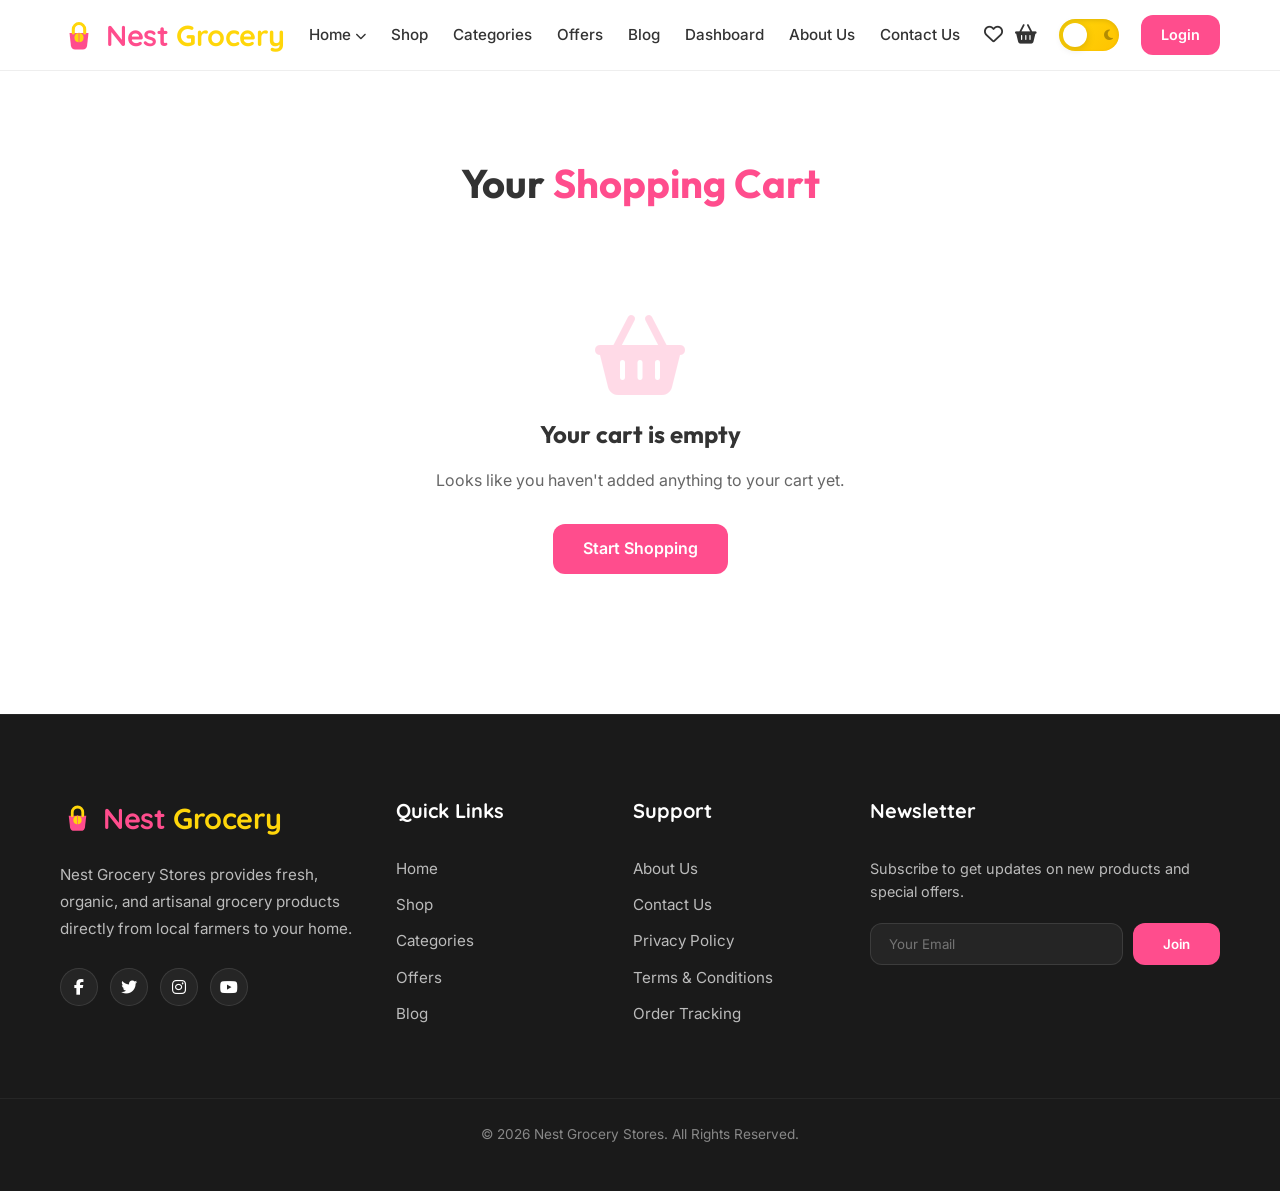
<file: cart.html>
<!DOCTYPE html>
<html lang="en">

<head>
    <meta charset="UTF-8">
    <meta name="viewport" content="width=device-width, initial-scale=1.0">
    <title>Your Cart | Nest Grocery Stores</title>
    <!-- Google Fonts -->
    <link
        href="https://fonts.googleapis.com/css2?family=Inter:wght@400;500;600;700&family=Outfit:wght@500;700;800&family=Quicksand:wght@600;700&display=swap"
        rel="stylesheet">
    <!-- Font Awesome -->
    <link rel="stylesheet" href="https://cdnjs.cloudflare.com/ajax/libs/font-awesome/6.4.0/css/all.min.css">
    <!-- Favicon -->
    <link rel="icon" type="image/svg+xml" href="img/logo-icon.svg">
    <!-- Custom CSS -->
    <link rel="stylesheet" href="css/style.css">
</head>

<body>

    <!-- Header Section -->
    <header>
        <div class="container nav-container">
            <a href="index.html" class="logo">
                <div class="logo-icon">
                    <img src="img/logo-icon.svg" alt="Nest Logo">
                </div>
                Nest<span>Grocery</span>
            </a>

            <nav>
                <ul class="nav-links">
                    <li class="dropdown">
                        <a href="index.html" class="nav-link">Home <i class="fas fa-chevron-down"
                                style="font-size: 0.7rem;"></i></a>
                        <ul class="dropdown-menu">
                            <li><a href="index.html" class="dropdown-link">Home 1</a></li>
                            <li><a href="home2.html" class="dropdown-link">Home 2</a></li>
                        </ul>
                    </li>
                    <li><a href="shop.html" class="nav-link">Shop</a></li>
                    <li><a href="categories.html" class="nav-link">Categories</a></li>
                    <li><a href="offers.html" class="nav-link">Offers</a></li>
                    <li><a href="blog.html" class="nav-link">Blog</a></li>
                    <li><a href="dashboard.html" class="nav-link">Dashboard</a></li>
                    <li><a href="about.html" class="nav-link">About Us</a></li>
                    <li><a href="contact.html" class="nav-link">Contact Us</a></li>
                    <!-- Mobile Auth Links (visible only in hamburger drawer) -->
                    <li class="mobile-auth-links">
                        <a href="login.html" class="mobile-login">Login</a>
                        <a href="signup.html" class="mobile-signup">Sign Up</a>
                    </li>
                </ul>
            </nav>

            <div class="nav-icons">
                <a href="wishlist.html" class="icon-btn" title="Wishlist"><i class="far fa-heart"></i></a>
                <a href="cart.html" class="icon-btn active" title="Cart"><i class="fas fa-shopping-basket"></i></a>

                <div class="theme-switch-wrapper">
                    <label class="theme-switch" for="theme-switch">
                        <input type="checkbox" id="theme-switch">
                        <div class="slider">
                            <i class="fas fa-sun"></i>
                            <i class="fas fa-moon"></i>
                        </div>
                    </label>
                </div>

                <a href="login.html" class="btn btn-pink btn-sm desktop-only-login"
                    style="padding: 8px 20px; font-size: 0.9rem; margin-left: 10px;">Login</a>

                <i class="fas fa-bars mobile-toggle"></i>
            </div>
        </div>
    </header>

    <!-- Cart Section -->
    <section class="section">
        <div class="container">
            <h1 class="section-title">Your <span>Shopping Cart</span></h1>

            <div id="cart-container">
                <div class="empty-state" style="text-align: center; padding: 60px 0;">
                    <i class="fas fa-shopping-basket"
                        style="font-size: 5rem; color: var(--primary-pink); opacity: 0.2; margin-bottom: 20px; display: block;"></i>
                    <h2 style="margin-bottom: 15px;">Your cart is empty</h2>
                    <p style="color: var(--text-muted); margin-bottom: 30px;">Looks like you haven't added anything to
                        your cart yet.</p>
                    <a href="shop.html" class="btn btn-pink">Start Shopping</a>
                </div>
            </div>
        </div>
    </section>

    <!-- Footer Section -->
    <footer>
        <div class="container footer-grid">
            <div class="footer-about">
                <a href="index.html" class="logo" style="margin-bottom: 20px;">
                    <div class="logo-icon">
                        <img src="img/logo-icon.svg" alt="Nest Logo" style="height: 35px;">
                    </div>
                    Nest<span>Grocery</span>
                </a>
                <p>Nest Grocery Stores provides fresh, organic, and artisanal grocery products directly from local
                    farmers to your home.</p>
                <div class="social-icons">
                    <a href="#" class="social-icon"><i class="fab fa-facebook-f"></i></a>
                    <a href="#" class="social-icon"><i class="fab fa-twitter"></i></a>
                    <a href="#" class="social-icon"><i class="fab fa-instagram"></i></a>
                    <a href="#" class="social-icon"><i class="fab fa-youtube"></i></a>
                </div>
            </div>

            <div class="footer-links-col">
                <h4 class="footer-title">Quick Links</h4>
                <ul class="footer-links">
                    <li><a href="index.html">Home</a></li>
                    <li><a href="shop.html">Shop</a></li>
                    <li><a href="categories.html">Categories</a></li>
                    <li><a href="offers.html">Offers</a></li>
                    <li><a href="blog.html">Blog</a></li>
                </ul>
            </div>

            <div class="footer-links-col">
                <h4 class="footer-title">Support</h4>
                <ul class="footer-links">
                    <li><a href="about.html">About Us</a></li>
                    <li><a href="contact.html">Contact Us</a></li>
                    <li><a href="#">Privacy Policy</a></li>
                    <li><a href="#">Terms & Conditions</a></li>
                    <li><a href="#">Order Tracking</a></li>
                </ul>
            </div>

            <div class="footer-newsletter">
                <h4 class="footer-title">Newsletter</h4>
                <p style="font-size: 0.9rem; color: #bbbbbb; margin-bottom: 20px;">Subscribe to get updates on new
                    products and special offers.</p>
                <form class="newsletter-form">
                    <input type="email" placeholder="Your Email">
                    <button type="submit" class="btn btn-pink">Join</button>
                </form>
            </div>
        </div>
        <div class="copyright">
            <div class="container">
                <p>&copy; 2026 Nest Grocery Stores. All Rights Reserved.</p>
            </div>
        </div>
    </footer>

    <!-- Scripts -->
    <script src="js/main.js"></script>
</body>

</html>
</file>
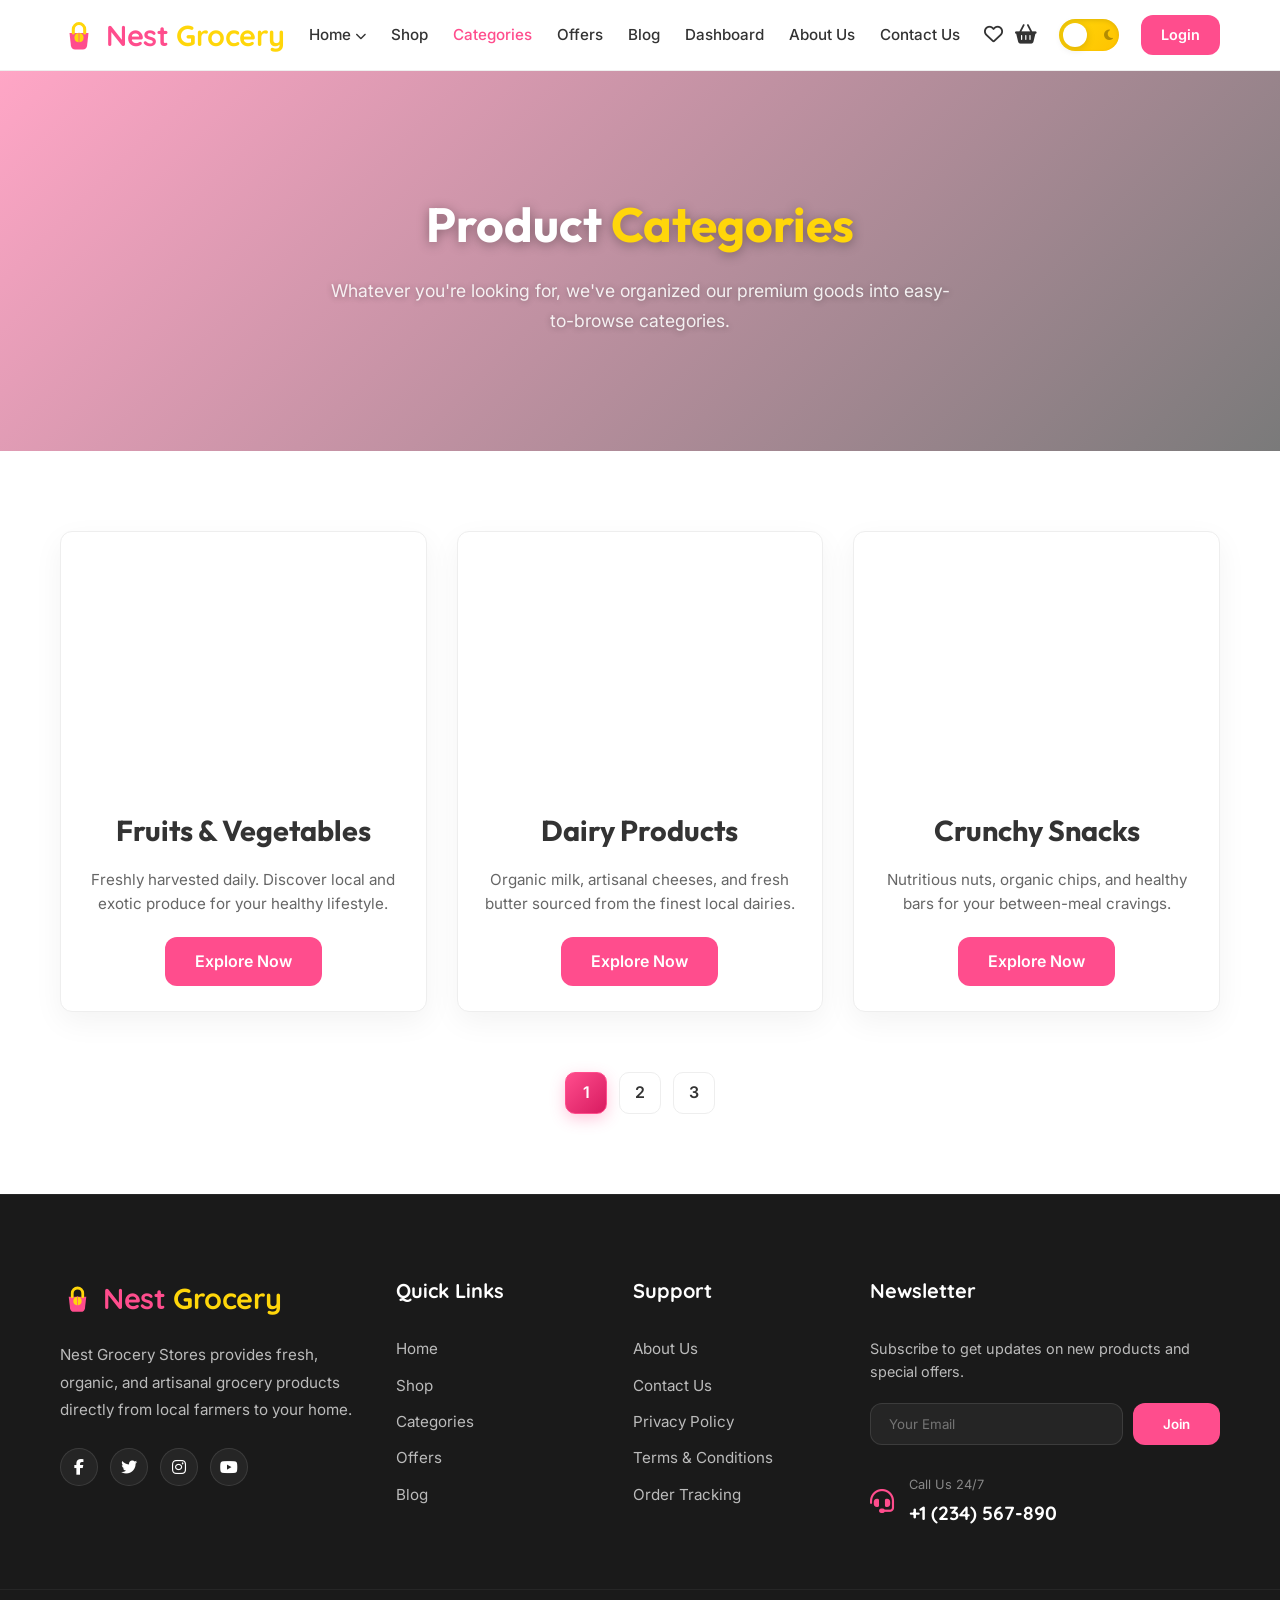
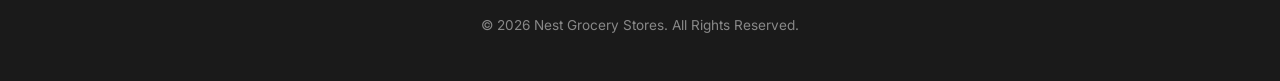
<file: categories.html>
<!DOCTYPE html>
<html lang="en">

<head>
    <meta charset="UTF-8">
    <meta name="viewport" content="width=device-width, initial-scale=1.0">
    <title>Categories | Nest Grocery Stores - Shop by Category</title>
    <!-- Google Fonts -->
    <link
        href="https://fonts.googleapis.com/css2?family=Inter:wght@400;500;600;700&family=Outfit:wght@500;700;800&family=Quicksand:wght@600;700&display=swap"
        rel="stylesheet">
    <!-- Font Awesome -->
    <link rel="stylesheet" href="https://cdnjs.cloudflare.com/ajax/libs/font-awesome/6.4.0/css/all.min.css">
    <!-- Favicon -->
    <link rel="icon" type="image/svg+xml" href="img/logo-icon.svg">
    <!-- Custom CSS -->
    <link rel="stylesheet" href="css/style.css">
</head>

<body>

    <!-- Header Section -->
    <header>
        <div class="container nav-container">
            <a href="index.html" class="logo">
                <div class="logo-icon">
                    <img src="img/logo-icon.svg" alt="Nest Logo">
                </div>
                Nest<span>Grocery</span>
            </a>

            <nav>
                <ul class="nav-links">
                    <li class="dropdown">
                        <a href="index.html" class="nav-link">Home <i class="fas fa-chevron-down"
                                style="font-size: 0.7rem;"></i></a>
                        <ul class="dropdown-menu">
                            <li><a href="index.html" class="dropdown-link">Home 1</a></li>
                            <li><a href="home2.html" class="dropdown-link">Home 2</a></li>
                        </ul>
                    </li>
                    <li><a href="shop.html" class="nav-link">Shop</a></li>
                    <li><a href="categories.html" class="nav-link active">Categories</a></li>
                    <li><a href="offers.html" class="nav-link">Offers</a></li>
                    <li><a href="blog.html" class="nav-link">Blog</a></li>
                    <li><a href="dashboard.html" class="nav-link">Dashboard</a></li>
                    <li><a href="about.html" class="nav-link">About Us</a></li>
                    <li><a href="contact.html" class="nav-link">Contact Us</a></li>
                    <!-- Mobile Auth Links (visible only in hamburger drawer) -->
                    <li class="mobile-auth-links">
                        <a href="login.html" class="mobile-login">Login</a>
                        <a href="signup.html" class="mobile-signup">Sign Up</a>
                    </li>
                </ul>
            </nav>

            <div class="nav-icons">
                <a href="wishlist.html" class="icon-btn" title="Wishlist"><i class="far fa-heart"></i></a>
                <a href="cart.html" class="icon-btn" title="Cart"><i class="fas fa-shopping-basket"></i></a>

                <div class="theme-switch-wrapper">
                    <label class="theme-switch" for="theme-switch">
                        <input type="checkbox" id="theme-switch">
                        <div class="slider">
                            <i class="fas fa-sun"></i>
                            <i class="fas fa-moon"></i>
                        </div>
                    </label>
                </div>

                <a href="login.html" class="btn btn-pink btn-sm desktop-only-login" style="margin-left: 10px;">Login</a>

                <i class="fas fa-bars mobile-toggle"></i>
            </div>
        </div>
    </header>

    <!-- Page Hero -->
    <section class="page-hero page-hero--categories">
        <div class="container">
            <h1>Product <span>Categories</span></h1>
            <p>Whatever you're looking for, we've organized our premium goods into easy-to-browse categories.</p>
        </div>
    </section>

    <!-- Categories Grid -->
    <section class="section">
        <div class="container">
            <div class="blog-grid" id="category-grid">
                <!-- Categories will be dynamically updated by JS -->
            </div>

            <!-- Pagination Container -->
            <div class="pagination-container">
                <div class="page-numbers" id="cat-pages">
                    <a href="?page=1" class="page-number active" data-page="1">1</a>
                    <a href="?page=2" class="page-number" data-page="2">2</a>
                    <a href="?page=3" class="page-number" data-page="3">3</a>
                </div>
            </div>
        </div>
    </section>

    <!-- Footer Section -->
    <footer>
        <div class="container footer-grid">
            <div class="footer-about">
                <a href="index.html" class="logo" style="margin-bottom: 20px;">
                    <div class="logo-icon">
                        <img src="img/logo-icon.svg" alt="Nest Logo" style="height: 35px;">
                    </div>
                    Nest<span>Grocery</span>
                </a>
                <p>Nest Grocery Stores provides fresh, organic, and artisanal grocery products directly from local
                    farmers to your home.</p>
                <div class="social-icons">
                    <a href="#" class="social-icon"><i class="fab fa-facebook-f"></i></a>
                    <a href="#" class="social-icon"><i class="fab fa-twitter"></i></a>
                    <a href="#" class="social-icon"><i class="fab fa-instagram"></i></a>
                    <a href="#" class="social-icon"><i class="fab fa-youtube"></i></a>
                </div>
            </div>

            <div class="footer-links-col">
                <h4 class="footer-title">Quick Links</h4>
                <ul class="footer-links">
                    <li><a href="index.html">Home</a></li>
                    <li><a href="shop.html">Shop</a></li>
                    <li><a href="categories.html">Categories</a></li>
                    <li><a href="offers.html">Offers</a></li>
                    <li><a href="blog.html">Blog</a></li>
                </ul>
            </div>

            <div class="footer-links-col">
                <h4 class="footer-title">Support</h4>
                <ul class="footer-links">
                    <li><a href="about.html">About Us</a></li>
                    <li><a href="contact.html">Contact Us</a></li>
                    <li><a href="#">Privacy Policy</a></li>
                    <li><a href="#">Terms & Conditions</a></li>
                    <li><a href="#">Order Tracking</a></li>
                </ul>
            </div>

            <div class="footer-newsletter">
                <h4 class="footer-title">Newsletter</h4>
                <p style="font-size: 0.9rem; color: #bbbbbb; margin-bottom: 20px;">Subscribe to get updates on new
                    products and special offers.</p>
                <form class="newsletter-form">
                    <input type="email" placeholder="Your Email">
                    <button type="submit" class="btn btn-pink">Join</button>
                </form>
                <div class="footer-contact-info"
                    style="margin-top: 30px; display: flex; align-items: center; gap: 15px;">
                    <div class="phone-icon" style="color: var(--primary-pink); font-size: 1.5rem;">
                        <i class="fas fa-headset"></i>
                    </div>
                    <div>
                        <p style="font-size: 0.8rem; color: #888888; margin-bottom: 2px;">Call Us 24/7</p>
                        <h4 style="font-family: 'Quicksand', sans-serif; color: #ffffff;">+1 (234) 567-890</h4>
                    </div>
                </div>
            </div>
        </div>
        <div class="copyright">
            <div class="container">
                <p>&copy; 2026 Nest Grocery Stores. All Rights Reserved.</p>
            </div>
        </div>
    </footer>

    <!-- Scripts -->
    <script src="js/main.js"></script>
</body>

</html>
</file>
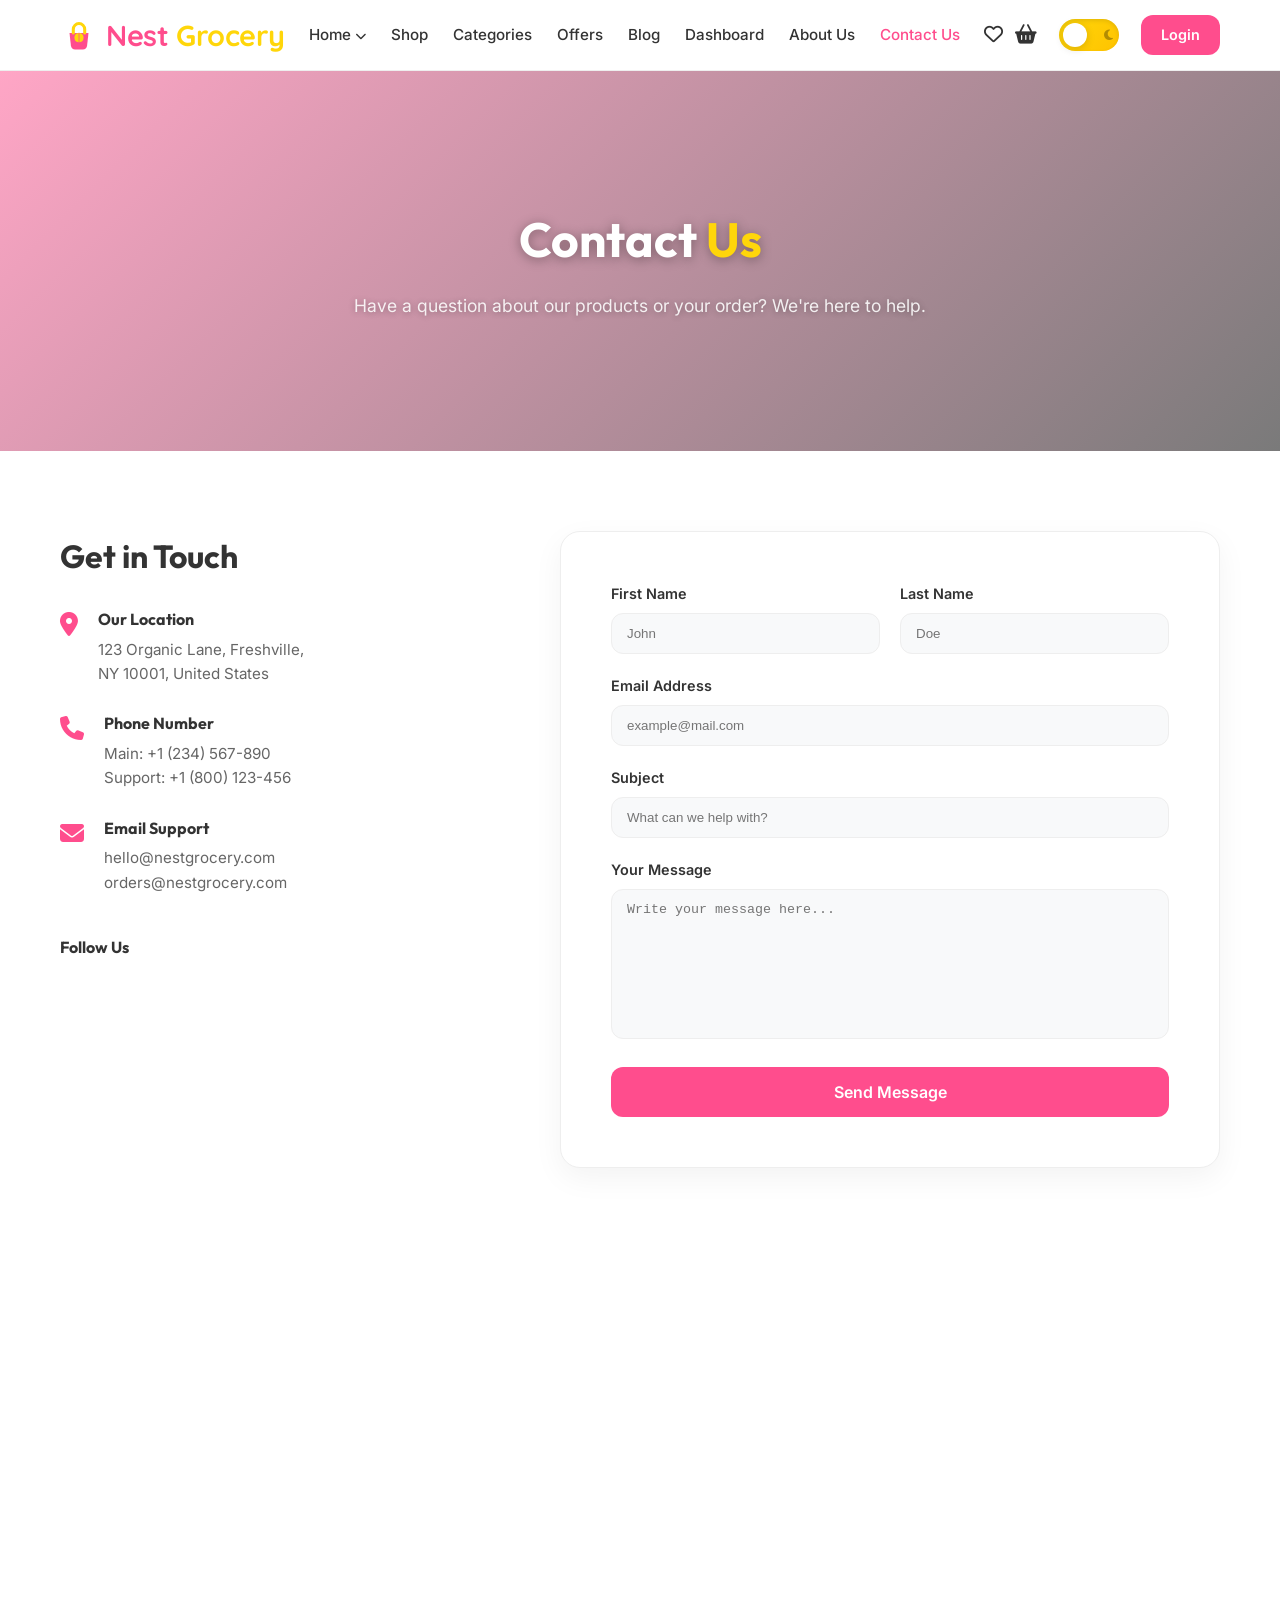
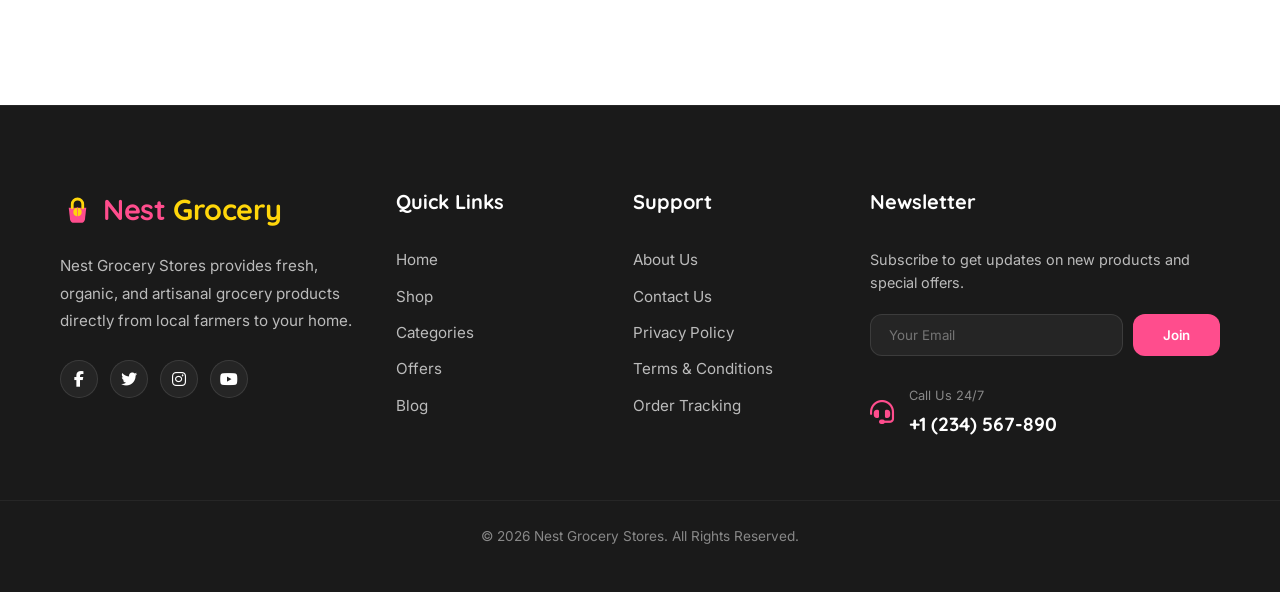
<file: contact.html>
<!DOCTYPE html>
<html lang="en">

<head>
    <meta charset="UTF-8">
    <meta name="viewport" content="width=device-width, initial-scale=1.0">
    <title>Contact Us | Nest Grocery Stores - Reach Out</title>
    <!-- Google Fonts -->
    <link
        href="https://fonts.googleapis.com/css2?family=Inter:wght@400;500;600;700&family=Outfit:wght@500;700;800&family=Quicksand:wght@600;700&display=swap"
        rel="stylesheet">
    <!-- Font Awesome -->
    <link rel="stylesheet" href="https://cdnjs.cloudflare.com/ajax/libs/font-awesome/6.4.0/css/all.min.css">
    <!-- Favicon -->
    <link rel="icon" type="image/svg+xml" href="img/logo-icon.svg">
    <!-- Custom CSS -->
    <link rel="stylesheet" href="css/style.css">
</head>

<body>

    <!-- Header Section -->
    <header>
        <div class="container nav-container">
            <a href="index.html" class="logo">
                <div class="logo-icon">
                    <img src="img/logo-icon.svg" alt="Nest Logo">
                </div>
                Nest<span>Grocery</span>
            </a>
            <nav>
                <ul class="nav-links">
                    <li class="dropdown"><a href="index.html" class="nav-link">Home <i class="fas fa-chevron-down"
                                style="font-size: 0.7rem;"></i></a>
                        <ul class="dropdown-menu">
                            <li><a href="index.html" class="dropdown-link">Home 1</a></li>
                            <li><a href="home2.html" class="dropdown-link">Home 2</a></li>
                        </ul>
                    </li>
                    <li><a href="shop.html" class="nav-link">Shop</a></li>
                    <li><a href="categories.html" class="nav-link">Categories</a></li>
                    <li><a href="offers.html" class="nav-link">Offers</a></li>
                    <li><a href="blog.html" class="nav-link">Blog</a></li>
                    <li><a href="dashboard.html" class="nav-link">Dashboard</a></li>
                    <li><a href="about.html" class="nav-link">About Us</a></li>
                    <li><a href="contact.html" class="nav-link active">Contact Us</a></li>
                    <!-- Mobile Auth Links (visible only in hamburger drawer) -->
                    <li class="mobile-auth-links">
                        <a href="login.html" class="mobile-login">Login</a>
                        <a href="signup.html" class="mobile-signup">Sign Up</a>
                    </li>
                </ul>
            </nav>
            <div class="nav-icons">
                <a href="wishlist.html" class="icon-btn" title="Wishlist"><i class="far fa-heart"></i></a>
                <a href="cart.html" class="icon-btn" title="Cart"><i class="fas fa-shopping-basket"></i></a>

                <div class="theme-switch-wrapper">
                    <label class="theme-switch" for="theme-switch">
                        <input type="checkbox" id="theme-switch">
                        <div class="slider">
                            <i class="fas fa-sun"></i>
                            <i class="fas fa-moon"></i>
                        </div>
                    </label>
                </div>

                <a href="login.html" class="btn btn-pink btn-sm desktop-only-login" style="margin-left: 10px;">Login</a>

                <i class="fas fa-bars mobile-toggle"></i>
            </div>
        </div>
    </header>

    <!-- Page Hero -->
    <section class="page-hero page-hero--contact">
        <div class="container">
            <h1>Contact <span>Us</span></h1>
            <p>Have a question about our products or your order? We're here to help.</p>
        </div>
    </section>

    <!-- Contact Main Section -->
    <section class="section">
        <div class="container">
            <div class="home2-promo-grid" style="display: grid; grid-template-columns: 1fr 1.5fr; gap: 60px;">
                <!-- Contact Info -->
                <div class="contact-info">
                    <h2 style="font-size: 2rem; margin-bottom: 25px;">Get in <span>Touch</span></h2>
                    <ul style="margin-bottom: 40px;">
                        <li style="display: flex; gap: 20px; align-items: start; margin-bottom: 25px;">
                            <i class="fas fa-map-marker-alt"
                                style="font-size: 1.5rem; color: var(--primary-pink); margin-top: 5px;"></i>
                            <div>
                                <h4 style="font-weight: 700; margin-bottom: 5px;">Our Location</h4>
                                <p style="color: var(--text-muted); font-size: 0.95rem;">123 Organic Lane, Freshville,
                                    <br>NY 10001, United States
                                </p>
                            </div>
                        </li>
                        <li style="display: flex; gap: 20px; align-items: start; margin-bottom: 25px;">
                            <i class="fas fa-phone"
                                style="font-size: 1.5rem; color: var(--primary-pink); margin-top: 5px;"></i>
                            <div>
                                <h4 style="font-weight: 700; margin-bottom: 5px;">Phone Number</h4>
                                <p style="color: var(--text-muted); font-size: 0.95rem;">Main: +1 (234) 567-890
                                    <br>Support: +1 (800) 123-456
                                </p>
                            </div>
                        </li>
                        <li style="display: flex; gap: 20px; align-items: start; margin-bottom: 25px;">
                            <i class="fas fa-envelope"
                                style="font-size: 1.5rem; color: var(--primary-pink); margin-top: 5px;"></i>
                            <div>
                                <h4 style="font-weight: 700; margin-bottom: 5px;">Email Support</h4>
                                <p style="color: var(--text-muted); font-size: 0.95rem;">hello@nestgrocery.com
                                    <br>orders@nestgrocery.com
                                </p>
                            </div>
                        </li>
                    </ul>

                    <h4 style="font-weight: 700; margin-bottom: 20px;">Follow Us</h4>
                    <div class="social-icons">
                        <a href="#" class="social-icon"><i class="fab fa-facebook-f"></i></a>
                        <a href="#" class="social-icon"><i class="fab fa-twitter"></i></a>
                        <a href="#" class="social-icon"><i class="fab fa-instagram"></i></a>
                        <a href="#" class="social-icon"><i class="fab fa-youtube"></i></a>
                    </div>
                </div>

                <!-- Contact Form -->
                <div
                    style="background-color: var(--card-bg); padding: 50px; border-radius: 20px; box-shadow: var(--shadow); border: 1px solid var(--border-color);">
                    <form id="contact-form">
                        <div style="display: grid; grid-template-columns: 1fr 1fr; gap: 20px;">
                            <div class="form-group"><label>First Name</label><input type="text" placeholder="John"
                                    required></div>
                            <div class="form-group"><label>Last Name</label><input type="text" placeholder="Doe"
                                    required></div>
                        </div>
                        <div class="form-group"><label>Email Address</label><input type="email"
                                placeholder="example@mail.com" required></div>
                        <div class="form-group"><label>Subject</label><input type="text"
                                placeholder="What can we help with?" required></div>
                        <div class="form-group"><label>Your Message</label><textarea
                                style="width: 100%; height: 150px; padding: 12px 15px; border-radius: var(--radius); border: 1px solid var(--border-color); background-color: var(--bg-soft); color: var(--text-color); resize: none;"
                                placeholder="Write your message here..." required></textarea></div>
                        <button type="submit" class="btn btn-pink"
                            style="width: 100%; padding: 15px; font-size: 1rem;">Send Message</button>
                    </form>
                </div>
            </div>
        </div>
    </section>

    <!-- Map Section -->
    <section>
        <iframe
            src="https://www.google.com/maps/embed?pb=!1m18!1m12!1m3!1d3022.1841347895!2d-73.987731284593!3d40.75804297932681!2m3!1f0!2f0!3f0!3m2!1i1024!2i768!4f13.1!3m3!1m2!1s0x89c25855c6480299%3A0x55194ec5a1ae072e!2sTimes%20Square!5e0!3m2!1sen!2sus!4v1654012345678!5m2!1sen!2sus"
            width="100%" height="450" style="border:0; filter: grayscale(1); filter: invert(var(--map-invert, 0));"
            allowfullscreen="" loading="lazy"></iframe>
    </section>

    <!-- Footer Section -->
    <footer>
        <div class="container footer-grid">
            <div class="footer-about">
                <a href="index.html" class="logo" style="margin-bottom: 20px;">
                    <div class="logo-icon">
                        <img src="img/logo-icon.svg" alt="Nest Logo" style="height: 35px;">
                    </div>
                    Nest<span>Grocery</span>
                </a>
                <p>Nest Grocery Stores provides fresh, organic, and artisanal grocery products directly from local
                    farmers to your home.</p>
                <div class="social-icons">
                    <a href="#" class="social-icon"><i class="fab fa-facebook-f"></i></a>
                    <a href="#" class="social-icon"><i class="fab fa-twitter"></i></a>
                    <a href="#" class="social-icon"><i class="fab fa-instagram"></i></a>
                    <a href="#" class="social-icon"><i class="fab fa-youtube"></i></a>
                </div>
            </div>

            <div class="footer-links-col">
                <h4 class="footer-title">Quick Links</h4>
                <ul class="footer-links">
                    <li><a href="index.html">Home</a></li>
                    <li><a href="shop.html">Shop</a></li>
                    <li><a href="categories.html">Categories</a></li>
                    <li><a href="offers.html">Offers</a></li>
                    <li><a href="blog.html">Blog</a></li>
                </ul>
            </div>

            <div class="footer-links-col">
                <h4 class="footer-title">Support</h4>
                <ul class="footer-links">
                    <li><a href="about.html">About Us</a></li>
                    <li><a href="contact.html">Contact Us</a></li>
                    <li><a href="#">Privacy Policy</a></li>
                    <li><a href="#">Terms & Conditions</a></li>
                    <li><a href="#">Order Tracking</a></li>
                </ul>
            </div>

            <div class="footer-newsletter">
                <h4 class="footer-title">Newsletter</h4>
                <p style="font-size: 0.9rem; color: #bbbbbb; margin-bottom: 20px;">Subscribe to get updates on new
                    products and special offers.</p>
                <form class="newsletter-form">
                    <input type="email" placeholder="Your Email">
                    <button type="submit" class="btn btn-pink">Join</button>
                </form>
                <div class="footer-contact-info"
                    style="margin-top: 30px; display: flex; align-items: center; gap: 15px;">
                    <div class="phone-icon" style="color: var(--primary-pink); font-size: 1.5rem;">
                        <i class="fas fa-headset"></i>
                    </div>
                    <div>
                        <p style="font-size: 0.8rem; color: #888888; margin-bottom: 2px;">Call Us 24/7</p>
                        <h4 style="font-family: 'Quicksand', sans-serif; color: #ffffff;">+1 (234) 567-890</h4>
                    </div>
                </div>
            </div>
        </div>
        <div class="copyright">
            <div class="container">
                <p>&copy; 2026 Nest Grocery Stores. All Rights Reserved.</p>
            </div>
        </div>
    </footer>

    <!-- Scripts -->
    <script src="js/main.js"></script>
</body>

</html>
</file>
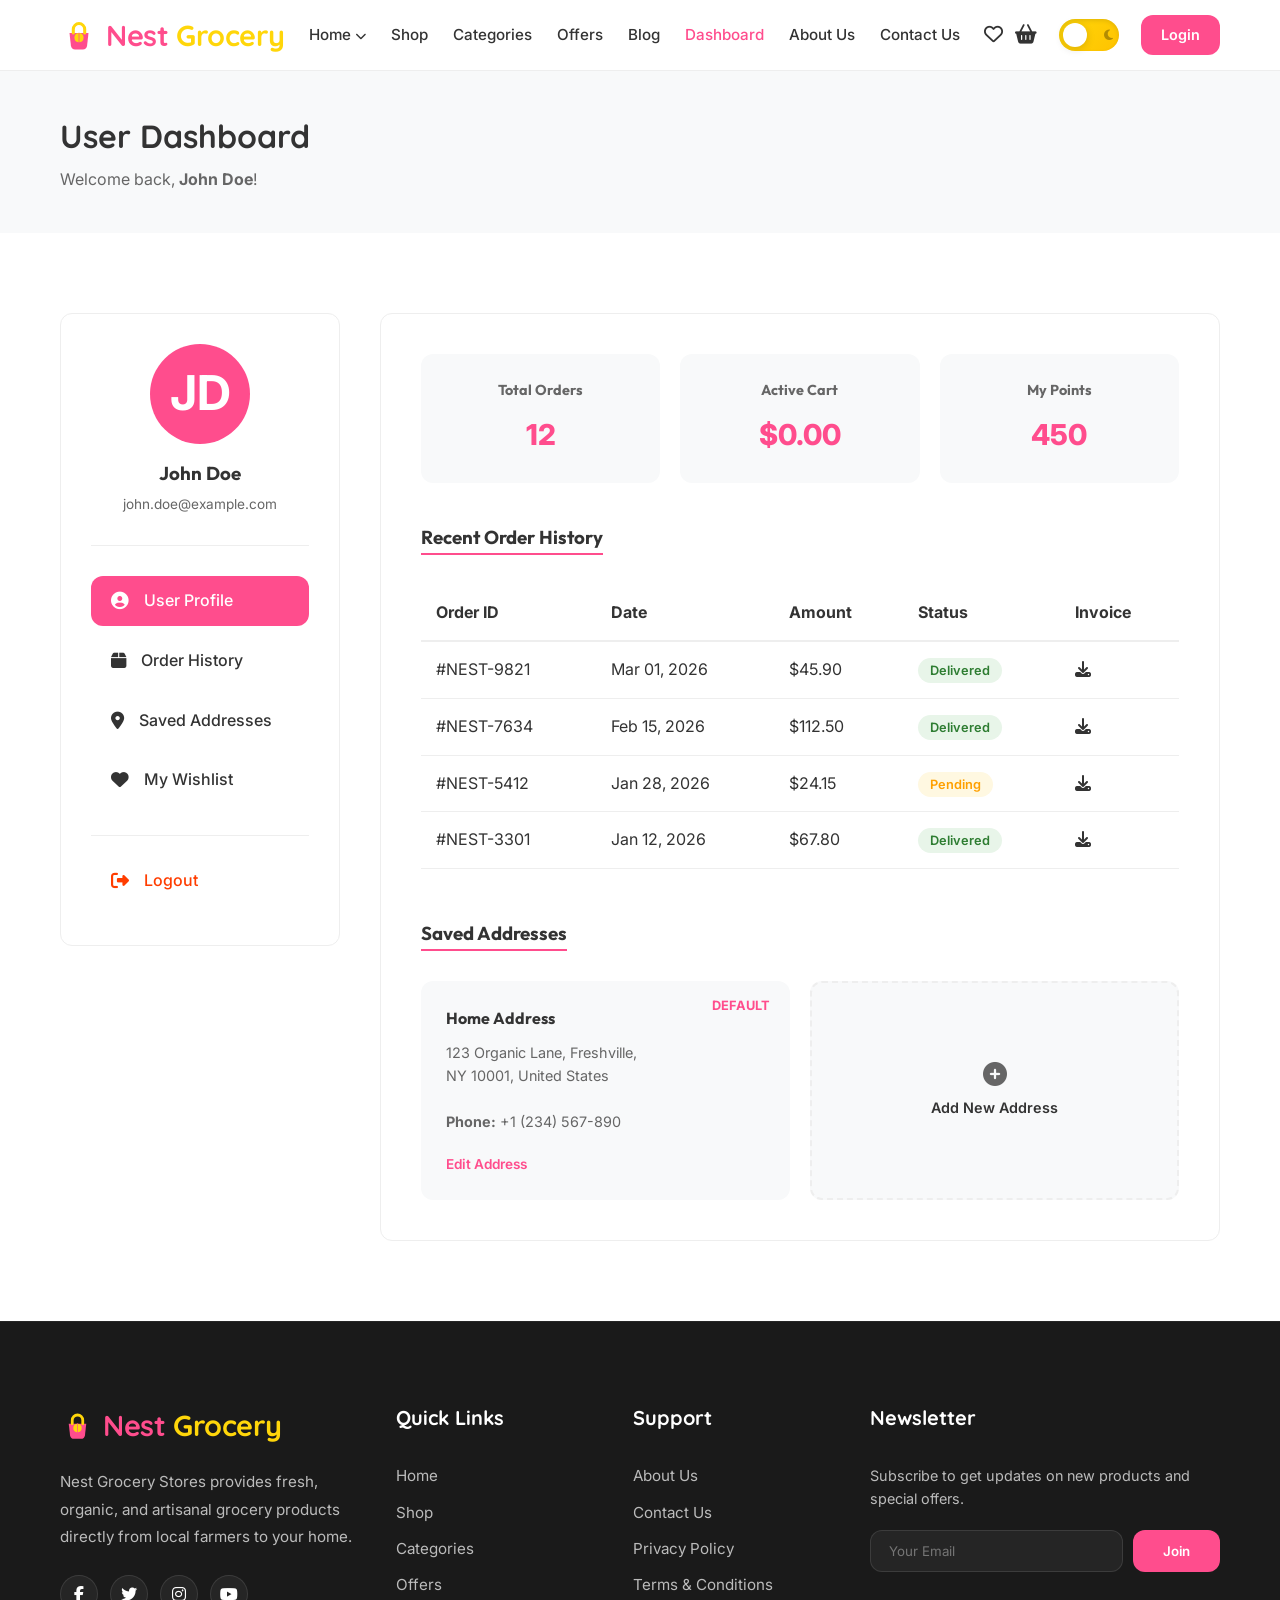
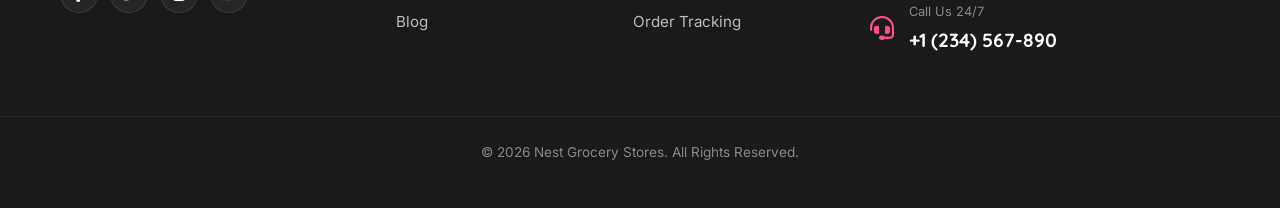
<file: dashboard.html>
<!DOCTYPE html>
<html lang="en">

<head>
    <meta charset="UTF-8">
    <meta name="viewport" content="width=device-width, initial-scale=1.0">
    <title>Dashboard | Nest Grocery Stores - My Account</title>
    <!-- Google Fonts -->
    <link
        href="https://fonts.googleapis.com/css2?family=Inter:wght@400;500;600;700&family=Outfit:wght@500;700;800&family=Quicksand:wght@600;700&display=swap"
        rel="stylesheet">
    <!-- Font Awesome -->
    <link rel="stylesheet" href="https://cdnjs.cloudflare.com/ajax/libs/font-awesome/6.4.0/css/all.min.css">
    <!-- Favicon -->
    <link rel="icon" type="image/svg+xml" href="img/logo-icon.svg">
    <!-- Custom CSS -->
    <link rel="stylesheet" href="css/style.css">
</head>

<body>

    <!-- Header Section -->
    <header>
        <div class="container nav-container">
            <a href="index.html" class="logo">
                <div class="logo-icon">
                    <img src="img/logo-icon.svg" alt="Nest Logo">
                </div>
                Nest<span>Grocery</span>
            </a>
            <nav>
                <ul class="nav-links">
                    <li class="dropdown"><a href="index.html" class="nav-link">Home <i class="fas fa-chevron-down"
                                style="font-size: 0.7rem;"></i></a>
                        <ul class="dropdown-menu">
                            <li><a href="index.html" class="dropdown-link">Home 1</a></li>
                            <li><a href="home2.html" class="dropdown-link">Home 2</a></li>
                        </ul>
                    </li>
                    <li><a href="shop.html" class="nav-link">Shop</a></li>
                    <li><a href="categories.html" class="nav-link">Categories</a></li>
                    <li><a href="offers.html" class="nav-link">Offers</a></li>
                    <li><a href="blog.html" class="nav-link">Blog</a></li>
                    <li><a href="dashboard.html" class="nav-link active">Dashboard</a></li>
                    <li><a href="about.html" class="nav-link">About Us</a></li>
                    <li><a href="contact.html" class="nav-link">Contact Us</a></li>
                    <!-- Mobile Auth Links (visible only in hamburger drawer) -->
                    <li class="mobile-auth-links">
                        <a href="login.html" class="mobile-login">Login</a>
                        <a href="signup.html" class="mobile-signup">Sign Up</a>
                    </li>
                </ul>
            </nav>
            <div class="nav-icons">
                <a href="wishlist.html" class="icon-btn" title="Wishlist"><i class="far fa-heart"></i></a>
                <a href="cart.html" class="icon-btn" title="Cart"><i class="fas fa-shopping-basket"></i></a>

                <div class="theme-switch-wrapper">
                    <label class="theme-switch" for="theme-switch">
                        <input type="checkbox" id="theme-switch">
                        <div class="slider">
                            <i class="fas fa-sun"></i>
                            <i class="fas fa-moon"></i>
                        </div>
                    </label>
                </div>

                <a href="login.html" class="btn btn-pink btn-sm desktop-only-login" style="margin-left: 10px;">Login</a>

                <i class="fas fa-bars mobile-toggle"></i>
            </div>
        </div>
    </header>

    <!-- Dashboard Header -->
    <section class="section" style="background-color: var(--bg-soft); padding: 40px 0;">
        <div class="container">
            <h1 style="font-size: 2rem; font-family: 'Quicksand', sans-serif;">User <span>Dashboard</span></h1>
            <p style="color: var(--text-muted); margin-top: 5px;">Welcome back, <strong>John Doe</strong>!</p>
        </div>
    </section>

    <!-- Dashboard Content Wrapper -->
    <section class="section">
        <div class="container">
            <div class="dashboard-grid">
                <!-- Sidebar -->
                <aside class="dashboard-sidebar">
                    <div class="user-info">
                        <div class="user-avatar">JD</div>
                        <h3 style="margin-bottom: 5px;">John Doe</h3>
                        <p style="color: var(--text-muted); font-size: 0.85rem;">john.doe@example.com</p>
                    </div>
                    <ul class="dashboard-nav">
                        <li><a href="#" class="dashboard-nav-link active" data-target="profile"><i
                                    class="fas fa-user-circle"></i> User Profile</a></li>
                        <li><a href="#" class="dashboard-nav-link" data-target="orders"><i class="fas fa-box"></i> Order
                                History</a></li>
                        <li><a href="#" class="dashboard-nav-link" data-target="addresses"><i
                                    class="fas fa-map-marker-alt"></i> Saved Addresses</a></li>
                        <li><a href="#" class="dashboard-nav-link" data-target="wishlist"><i class="fas fa-heart"></i>
                                My Wishlist</a></li>
                        <li style="margin-top: 30px; border-top: 1px solid var(--border-color); padding-top: 20px;"><a
                                href="index.html" class="dashboard-nav-link" style="color: #ff3d00;"><i
                                    class="fas fa-sign-out-alt"></i> Logout</a></li>
                    </ul>
                </aside>

                <!-- Main Section -->
                <main class="dashboard-content" id="dashboard-main">

                    <!-- Stats Section (Default Profile Content) -->
                    <div class="dash-stats">
                        <div class="stat-card">
                            <h4>Total Orders</h4><span>12</span>
                        </div>
                        <div class="stat-card">
                            <h4>Active Cart</h4><span>$0.00</span>
                        </div>
                        <div class="stat-card">
                            <h4>My Points</h4><span>450</span>
                        </div>
                    </div>

                    <h3
                        style="margin-bottom: 30px; border-bottom: 2px solid var(--primary-pink); display: inline-block;">
                        Recent Order History</h3>
                    <div style="overflow-x: auto;">
                        <table class="orders-table">
                            <thead>
                                <tr>
                                    <th>Order ID</th>
                                    <th>Date</th>
                                    <th>Amount</th>
                                    <th>Status</th>
                                    <th>Invoice</th>
                                </tr>
                            </thead>
                            <tbody>
                                <tr>
                                    <td>#NEST-9821</td>
                                    <td>Mar 01, 2026</td>
                                    <td>$45.90</td>
                                    <td><span class="status delivered">Delivered</span></td>
                                    <td><i class="fas fa-download"></i></td>
                                </tr>
                                <tr>
                                    <td>#NEST-7634</td>
                                    <td>Feb 15, 2026</td>
                                    <td>$112.50</td>
                                    <td><span class="status delivered">Delivered</span></td>
                                    <td><i class="fas fa-download"></i></td>
                                </tr>
                                <tr>
                                    <td>#NEST-5412</td>
                                    <td>Jan 28, 2026</td>
                                    <td>$24.15</td>
                                    <td><span class="status pending">Pending</span></td>
                                    <td><i class="fas fa-download"></i></td>
                                </tr>
                                <tr>
                                    <td>#NEST-3301</td>
                                    <td>Jan 12, 2026</td>
                                    <td>$67.80</td>
                                    <td><span class="status delivered">Delivered</span></td>
                                    <td><i class="fas fa-download"></i></td>
                                </tr>
                            </tbody>
                        </table>
                    </div>

                    <h3
                        style="margin-top: 50px; margin-bottom: 30px; border-bottom: 2px solid var(--primary-pink); display: inline-block;">
                        Saved Addresses</h3>
                    <div style="display: grid; grid-template-columns: 1fr 1fr; gap: 20px;">
                        <div
                            style="padding: 25px; background-color: var(--bg-soft); border-radius: var(--radius); position: relative;">
                            <span
                                style="position: absolute; top: 15px; right: 20px; color: var(--primary-pink); font-size: 0.8rem; font-weight: 700;">DEFAULT</span>
                            <h4 style="margin-bottom: 10px;">Home Address</h4>
                            <p style="color: var(--text-muted); font-size: 0.9rem;">123 Organic Lane, Freshville, <br>NY
                                10001, United States <br><br><strong>Phone:</strong> +1 (234) 567-890</p>
                            <div style="margin-top: 20px; display: flex; gap: 15px;"><a href="#"
                                    style="font-size: 0.85rem; color: var(--primary-pink); font-weight: 600;">Edit
                                    Address</a></div>
                        </div>
                        <div
                            style="padding: 25px; background-color: var(--bg-soft); border-radius: var(--radius); display: flex; align-items: center; justify-content: center; border: 2px dashed var(--border-color); cursor: pointer;">
                            <div style="text-align: center;"><i class="fas fa-plus-circle"
                                    style="font-size: 1.5rem; color: var(--text-muted); margin-bottom: 10px;"></i>
                                <p style="font-size: 0.9rem; font-weight: 600;">Add New Address</p>
                            </div>
                        </div>
                    </div>

                </main>
            </div>
        </div>
    </section>

    <!-- Footer Section -->
    <footer>
        <div class="container footer-grid">
            <div class="footer-about">
                <a href="index.html" class="logo" style="margin-bottom: 20px;">
                    <div class="logo-icon">
                        <img src="img/logo-icon.svg" alt="Nest Logo" style="height: 35px;">
                    </div>
                    Nest<span>Grocery</span>
                </a>
                <p>Nest Grocery Stores provides fresh, organic, and artisanal grocery products directly from local
                    farmers to your home.</p>
                <div class="social-icons">
                    <a href="#" class="social-icon"><i class="fab fa-facebook-f"></i></a>
                    <a href="#" class="social-icon"><i class="fab fa-twitter"></i></a>
                    <a href="#" class="social-icon"><i class="fab fa-instagram"></i></a>
                    <a href="#" class="social-icon"><i class="fab fa-youtube"></i></a>
                </div>
            </div>

            <div class="footer-links-col">
                <h4 class="footer-title">Quick Links</h4>
                <ul class="footer-links">
                    <li><a href="index.html">Home</a></li>
                    <li><a href="shop.html">Shop</a></li>
                    <li><a href="categories.html">Categories</a></li>
                    <li><a href="offers.html">Offers</a></li>
                    <li><a href="blog.html">Blog</a></li>
                </ul>
            </div>

            <div class="footer-links-col">
                <h4 class="footer-title">Support</h4>
                <ul class="footer-links">
                    <li><a href="about.html">About Us</a></li>
                    <li><a href="contact.html">Contact Us</a></li>
                    <li><a href="#">Privacy Policy</a></li>
                    <li><a href="#">Terms & Conditions</a></li>
                    <li><a href="#">Order Tracking</a></li>
                </ul>
            </div>

            <div class="footer-newsletter">
                <h4 class="footer-title">Newsletter</h4>
                <p style="font-size: 0.9rem; color: #bbbbbb; margin-bottom: 20px;">Subscribe to get updates on new
                    products and special offers.</p>
                <form class="newsletter-form">
                    <input type="email" placeholder="Your Email">
                    <button type="submit" class="btn btn-pink">Join</button>
                </form>
                <div class="footer-contact-info"
                    style="margin-top: 30px; display: flex; align-items: center; gap: 15px;">
                    <div class="phone-icon" style="color: var(--primary-pink); font-size: 1.5rem;">
                        <i class="fas fa-headset"></i>
                    </div>
                    <div>
                        <p style="font-size: 0.8rem; color: #888888; margin-bottom: 2px;">Call Us 24/7</p>
                        <h4 style="font-family: 'Quicksand', sans-serif; color: #ffffff;">+1 (234) 567-890</h4>
                    </div>
                </div>
            </div>
        </div>
        <div class="copyright">
            <div class="container">
                <p>&copy; 2026 Nest Grocery Stores. All Rights Reserved.</p>
            </div>
        </div>
    </footer>

    <!-- Scripts -->
    <script src="js/main.js"></script>
</body>

</html>
</file>
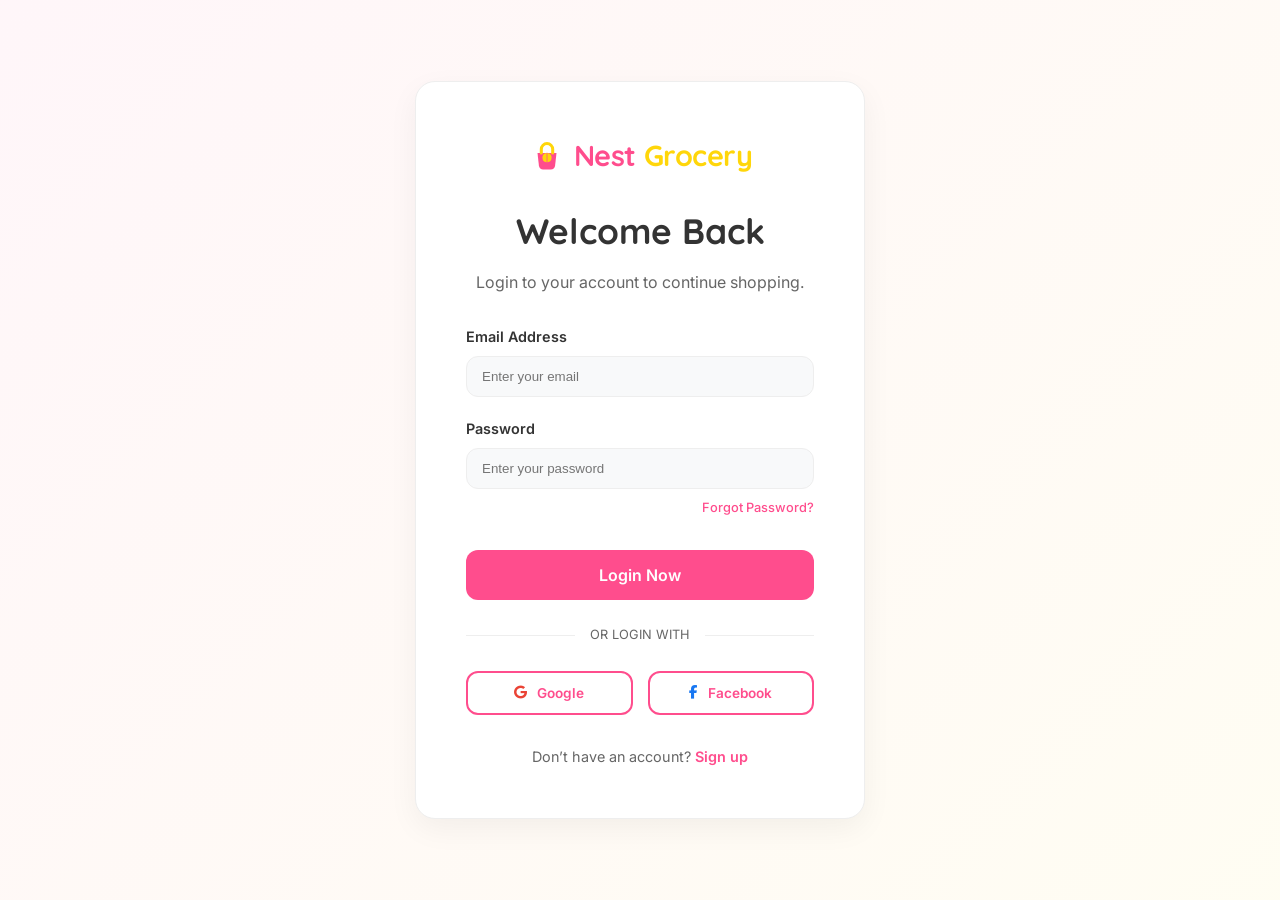
<file: login.html>
<!DOCTYPE html>
<html lang="en">

<head>
    <meta charset="UTF-8">
    <meta name="viewport" content="width=device-width, initial-scale=1.0">
    <title>Login | Nest Grocery Stores - Sign In</title>
    <!-- Google Fonts -->
    <link
        href="https://fonts.googleapis.com/css2?family=Inter:wght@400;500;600;700&family=Outfit:wght@500;700;800&family=Quicksand:wght@600;700&display=swap"
        rel="stylesheet">
    <!-- Font Awesome -->
    <link rel="stylesheet" href="https://cdnjs.cloudflare.com/ajax/libs/font-awesome/6.4.0/css/all.min.css">
    <!-- Favicon -->
    <link rel="icon" type="image/svg+xml" href="img/logo-icon.svg">
    <!-- Custom CSS -->
    <link rel="stylesheet" href="css/style.css">
</head>

<body class="auth-page">

    <div class="auth-card">
        <div class="auth-header">
            <a href="index.html" class="logo" style="justify-content: center; margin-bottom: 25px;">
                <div class="logo-icon">
                    <img src="img/logo-icon.svg" alt="Nest Logo">
                </div>
                Nest<span>Grocery</span>
            </a>
            <h1>Welcome Back</h1>
            <p>Login to your account to continue shopping.</p>
        </div>

        <form id="login-form">
            <div class="form-group">
                <label>Email Address</label>
                <input type="email" placeholder="Enter your email" required>
            </div>

            <div class="form-group">
                <label>Password</label>
                <input type="password" placeholder="Enter your password" required>
                <div style="text-align: right; margin-top: 5px;">
                    <a href="#" style="font-size: 0.8rem; color: var(--primary-pink); font-weight: 500;">Forgot
                        Password?</a>
                </div>
            </div>

            <button type="submit" class="btn btn-pink auth-btn">Login Now</button>

            <div style="display: flex; align-items: center; gap: 15px; margin: 25px 0;">
                <hr style="flex: 1; border: none; border-top: 1px solid var(--border-color);">
                <span style="font-size: 0.8rem; color: var(--text-muted);">OR LOGIN WITH</span>
                <hr style="flex: 1; border: none; border-top: 1px solid var(--border-color);">
            </div>

            <div style="display: flex; gap: 15px;">
                <button type="button" class="btn btn-outline"
                    style="flex: 1; display: flex; align-items: center; justify-content: center; gap: 10px; font-size: 0.85rem;"><i
                        class="fab fa-google" style="color: #ea4335;"></i> Google</button>
                <button type="button" class="btn btn-outline"
                    style="flex: 1; display: flex; align-items: center; justify-content: center; gap: 10px; font-size: 0.85rem;"><i
                        class="fab fa-facebook-f" style="color: #1877f2;"></i> Facebook</button>
            </div>
        </form>

        <div class="auth-footer">
            <p>Don’t have an account? <a href="signup.html">Sign up</a></p>
        </div>
    </div>

    <!-- Scripts -->
    <script src="js/main.js"></script>
</body>

</html>
</file>
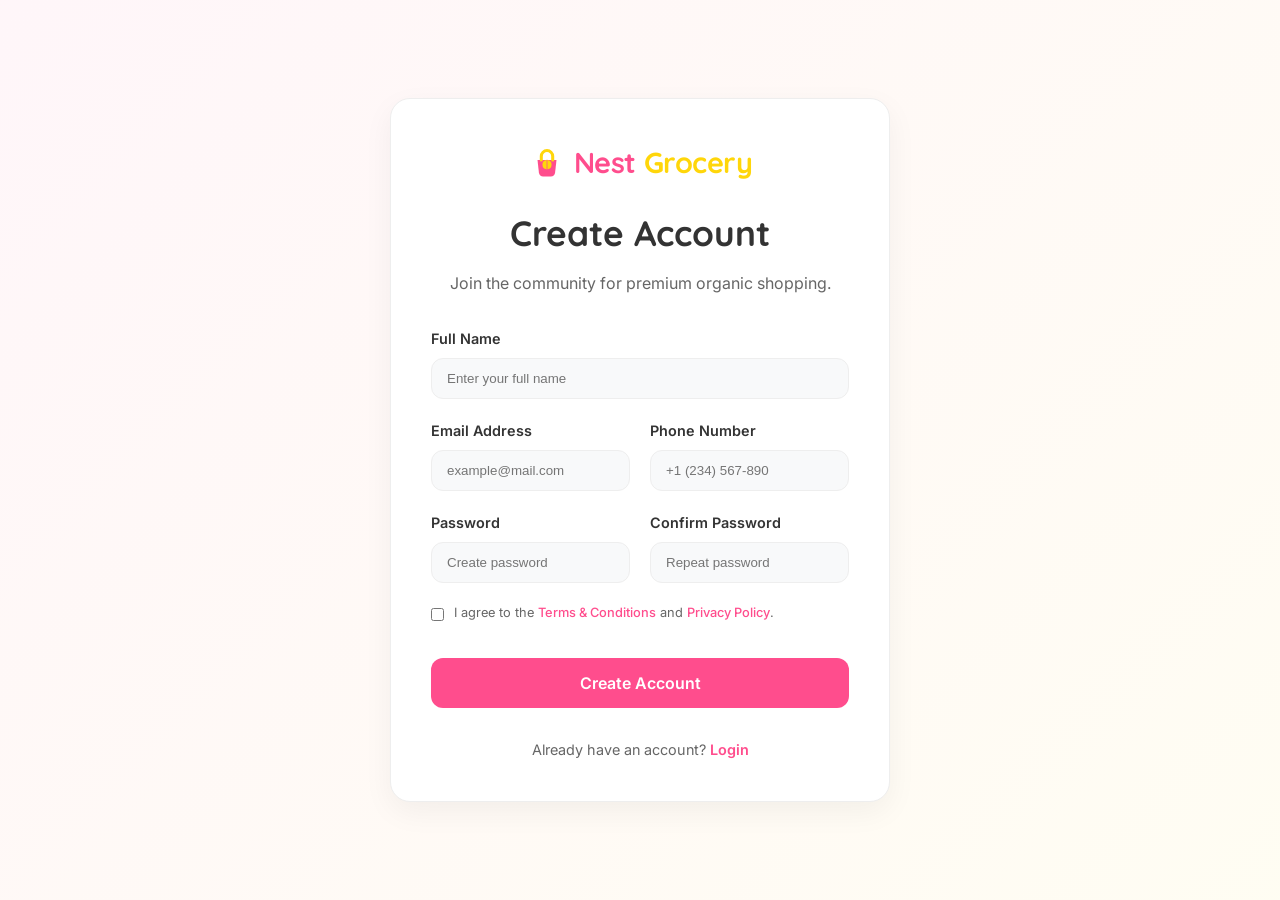
<file: signup.html>
<!DOCTYPE html>
<html lang="en">

<head>
    <meta charset="UTF-8">
    <meta name="viewport" content="width=device-width, initial-scale=1.0">
    <title>Signup | Nest Grocery Stores - Create Account</title>
    <!-- Google Fonts -->
    <link
        href="https://fonts.googleapis.com/css2?family=Inter:wght@400;500;600;700&family=Outfit:wght@500;700;800&family=Quicksand:wght@600;700&display=swap"
        rel="stylesheet">
    <!-- Font Awesome -->
    <link rel="stylesheet" href="https://cdnjs.cloudflare.com/ajax/libs/font-awesome/6.4.0/css/all.min.css">
    <!-- Favicon -->
    <link rel="icon" type="image/svg+xml" href="img/logo-icon.svg">
    <!-- Custom CSS -->
    <link rel="stylesheet" href="css/style.css">
</head>

<body class="auth-page">

    <div class="auth-card" style="max-width: 500px; padding: 40px;">
        <div class="auth-header">
            <a href="index.html" class="logo" style="justify-content: center; margin-bottom: 20px;">
                <div class="logo-icon">
                    <img src="img/logo-icon.svg" alt="Nest Logo">
                </div>
                Nest<span>Grocery</span>
            </a>
            <h1>Create Account</h1>
            <p>Join the community for premium organic shopping.</p>
        </div>

        <form id="signup-form">
            <div class="form-group">
                <label>Full Name</label>
                <input type="text" placeholder="Enter your full name" required>
            </div>

            <div style="display: grid; grid-template-columns: 1fr 1fr; gap: 20px;">
                <div class="form-group">
                    <label>Email Address</label>
                    <input type="email" placeholder="example@mail.com" required>
                </div>
                <div class="form-group">
                    <label>Phone Number</label>
                    <input type="tel" placeholder="+1 (234) 567-890" required>
                </div>
            </div>

            <div style="display: grid; grid-template-columns: 1fr 1fr; gap: 20px;">
                <div class="form-group">
                    <label>Password</label>
                    <input type="password" placeholder="Create password" required>
                </div>
                <div class="form-group">
                    <label>Confirm Password</label>
                    <input type="password" placeholder="Repeat password" required>
                </div>
            </div>

            <div style="display: flex; gap: 10px; align-items: start; text-align: left; margin-bottom: 25px;">
                <input type="checkbox" style="width: auto; margin-top: 5px;" required>
                <p style="font-size: 0.8rem; color: var(--text-muted);">I agree to the <a href="#"
                        style="color: var(--primary-pink); font-weight: 500;">Terms & Conditions</a> and <a href="#"
                        style="color: var(--primary-pink); font-weight: 500;">Privacy Policy</a>.</p>
            </div>

            <button type="submit" class="btn btn-pink auth-btn">Create Account</button>
        </form>

        <div class="auth-footer">
            <p>Already have an account? <a href="login.html">Login</a></p>
        </div>
    </div>

    <!-- Scripts -->
    <script src="js/main.js"></script>
</body>

</html>
</file>
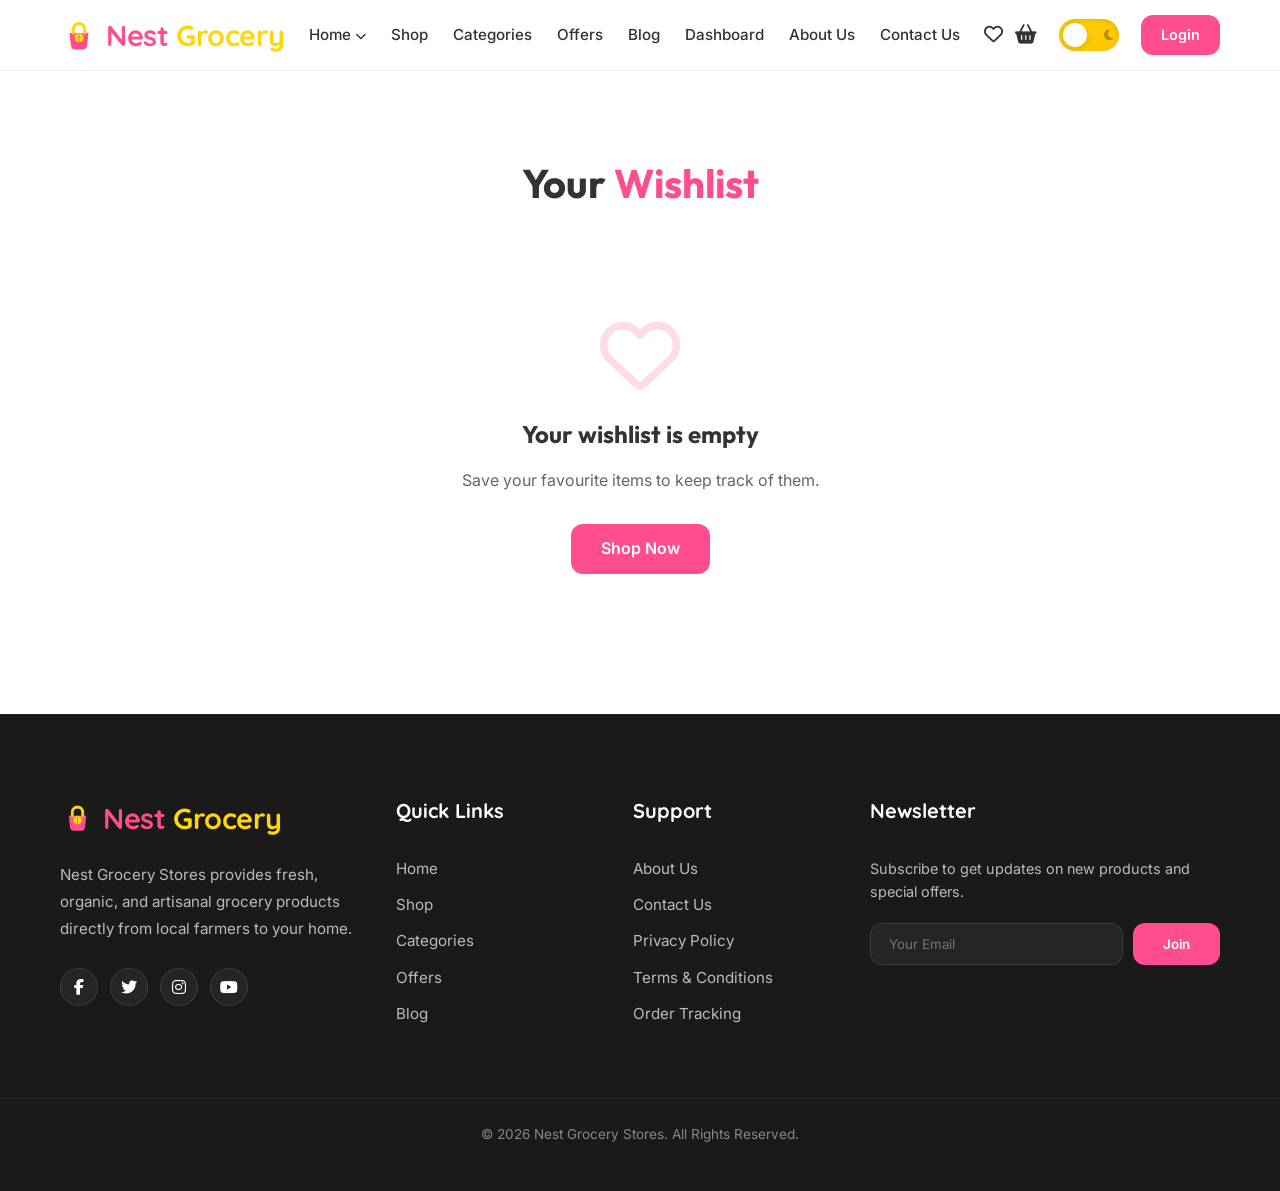
<file: wishlist.html>
<!DOCTYPE html>
<html lang="en">

<head>
    <meta charset="UTF-8">
    <meta name="viewport" content="width=device-width, initial-scale=1.0">
    <title>Your Wishlist | Nest Grocery Stores</title>
    <!-- Google Fonts -->
    <link
        href="https://fonts.googleapis.com/css2?family=Inter:wght@400;500;600;700&family=Outfit:wght@500;700;800&family=Quicksand:wght@600;700&display=swap"
        rel="stylesheet">
    <!-- Font Awesome -->
    <link rel="stylesheet" href="https://cdnjs.cloudflare.com/ajax/libs/font-awesome/6.4.0/css/all.min.css">
    <!-- Favicon -->
    <link rel="icon" type="image/svg+xml" href="img/logo-icon.svg">
    <!-- Custom CSS -->
    <link rel="stylesheet" href="css/style.css">
</head>

<body>

    <!-- Header Section -->
    <header>
        <div class="container nav-container">
            <a href="index.html" class="logo">
                <div class="logo-icon">
                    <img src="img/logo-icon.svg" alt="Nest Logo">
                </div>
                Nest<span>Grocery</span>
            </a>

            <nav>
                <ul class="nav-links">
                    <li class="dropdown">
                        <a href="index.html" class="nav-link">Home <i class="fas fa-chevron-down"
                                style="font-size: 0.7rem;"></i></a>
                        <ul class="dropdown-menu">
                            <li><a href="index.html" class="dropdown-link">Home 1</a></li>
                            <li><a href="home2.html" class="dropdown-link">Home 2</a></li>
                        </ul>
                    </li>
                    <li><a href="shop.html" class="nav-link">Shop</a></li>
                    <li><a href="categories.html" class="nav-link">Categories</a></li>
                    <li><a href="offers.html" class="nav-link">Offers</a></li>
                    <li><a href="blog.html" class="nav-link">Blog</a></li>
                    <li><a href="dashboard.html" class="nav-link">Dashboard</a></li>
                    <li><a href="about.html" class="nav-link">About Us</a></li>
                    <li><a href="contact.html" class="nav-link">Contact Us</a></li>
                    <!-- Mobile Auth Links (visible only in hamburger drawer) -->
                    <li class="mobile-auth-links">
                        <a href="login.html" class="mobile-login">Login</a>
                        <a href="signup.html" class="mobile-signup">Sign Up</a>
                    </li>
                </ul>
            </nav>

            <div class="nav-icons">
                <a href="wishlist.html" class="icon-btn active" title="Wishlist"><i class="far fa-heart"></i></a>
                <a href="cart.html" class="icon-btn" title="Cart"><i class="fas fa-shopping-basket"></i></a>

                <div class="theme-switch-wrapper">
                    <label class="theme-switch" for="theme-switch">
                        <input type="checkbox" id="theme-switch">
                        <div class="slider">
                            <i class="fas fa-sun"></i>
                            <i class="fas fa-moon"></i>
                        </div>
                    </label>
                </div>

                <a href="login.html" class="btn btn-pink btn-sm desktop-only-login"
                    style="padding: 8px 20px; font-size: 0.9rem; margin-left: 10px;">Login</a>

                <i class="fas fa-bars mobile-toggle"></i>
            </div>
        </div>
    </header>

    <!-- Wishlist Section -->
    <section class="section">
        <div class="container">
            <h1 class="section-title">Your <span>Wishlist</span></h1>

            <div id="wishlist-container">
                <!-- Empty State (Shown by default for now or JS) -->
                <div class="empty-state" style="text-align: center; padding: 60px 0;">
                    <i class="far fa-heart"
                        style="font-size: 5rem; color: var(--primary-pink); opacity: 0.2; margin-bottom: 20px; display: block;"></i>
                    <h2 style="margin-bottom: 15px;">Your wishlist is empty</h2>
                    <p style="color: var(--text-muted); margin-bottom: 30px;">Save your favorite items to keep track of
                        them.</p>
                    <a href="shop.html" class="btn btn-pink">Shop Now</a>
                </div>

                <!-- Wishlist Items Grid (Commented out initially, can be rendered by JS) -->
                <!--
                <div class="products-grid">
                    <div class="product-card">
                        <div class="product-image">
                            <img src="https://images.unsplash.com/photo-1610348725531-843dff563e2c?auto=format&fit=crop&q=80&w=400" alt="Fresh Spinach">
                            <button class="wishlist-btn" style="color: var(--primary-pink);"><i class="fas fa-trash-alt"></i></button>
                        </div>
                        <div class="product-info">
                            <span class="product-cat">Vegetables</span>
                            <h3 class="product-name">Fresh Organic Spinach</h3>
                            <div class="product-rating"><i class="fas fa-star"></i><i class="fas fa-star"></i><i class="fas fa-star"></i><i class="fas fa-star"></i><i class="fas fa-star-half-alt"></i> (4.5)</div>
                            <div class="product-price-row">
                                <span class="product-price">$3.50</span>
                                <button class="add-btn">Add to Cart</button>
                            </div>
                        </div>
                    </div>
                </div>
                -->
            </div>
        </div>
    </section>

    <!-- Footer Section -->
    <footer>
        <div class="container footer-grid">
            <div class="footer-about">
                <a href="index.html" class="logo" style="margin-bottom: 20px;">
                    <div class="logo-icon">
                        <img src="img/logo-icon.svg" alt="Nest Logo" style="height: 35px;">
                    </div>
                    Nest<span>Grocery</span>
                </a>
                <p>Nest Grocery Stores provides fresh, organic, and artisanal grocery products directly from local
                    farmers to your home.</p>
                <div class="social-icons">
                    <a href="#" class="social-icon"><i class="fab fa-facebook-f"></i></a>
                    <a href="#" class="social-icon"><i class="fab fa-twitter"></i></a>
                    <a href="#" class="social-icon"><i class="fab fa-instagram"></i></a>
                    <a href="#" class="social-icon"><i class="fab fa-youtube"></i></a>
                </div>
            </div>

            <div class="footer-links-col">
                <h4 class="footer-title">Quick Links</h4>
                <ul class="footer-links">
                    <li><a href="index.html">Home</a></li>
                    <li><a href="shop.html">Shop</a></li>
                    <li><a href="categories.html">Categories</a></li>
                    <li><a href="offers.html">Offers</a></li>
                    <li><a href="blog.html">Blog</a></li>
                </ul>
            </div>

            <div class="footer-links-col">
                <h4 class="footer-title">Support</h4>
                <ul class="footer-links">
                    <li><a href="about.html">About Us</a></li>
                    <li><a href="contact.html">Contact Us</a></li>
                    <li><a href="#">Privacy Policy</a></li>
                    <li><a href="#">Terms & Conditions</a></li>
                    <li><a href="#">Order Tracking</a></li>
                </ul>
            </div>

            <div class="footer-newsletter">
                <h4 class="footer-title">Newsletter</h4>
                <p style="font-size: 0.9rem; color: #bbbbbb; margin-bottom: 20px;">Subscribe to get updates on new
                    products and special offers.</p>
                <form class="newsletter-form">
                    <input type="email" placeholder="Your Email">
                    <button type="submit" class="btn btn-pink">Join</button>
                </form>
            </div>
        </div>
        <div class="copyright">
            <div class="container">
                <p>&copy; 2026 Nest Grocery Stores. All Rights Reserved.</p>
            </div>
        </div>
    </footer>

    <!-- Scripts -->
    <script src="js/main.js"></script>
</body>

</html>
</file>
<file: css/style.css>
/* Design System - Nest Grocery Stores */
:root {
    /* Light Mode Palette */
    --primary-pink: #ff4d8d;
    --primary-yellow: #ffd60a;
    --primary-pink-hover: #e03a74;
    --primary-yellow-hover: #ffca00;

    --bg-color: #ffffff;
    --bg-soft: #f8f9fa;
    --text-color: #333333;
    --text-muted: #666666;
    --border-color: #eeeeee;
    --card-bg: #ffffff;
    --shadow: 0 10px 30px rgba(0, 0, 0, 0.05);
    --header-bg: rgba(255, 255, 255, 0.9);

    --white: #ffffff;
    --black: #000000;
    --promo-orange-bg: #fff3e0;
    --promo-orange-text: #e65100;
    --promo-blue-bg: #e3f2fd;
    --promo-blue-text: #1565c0;
    --success-bg: #e8f5e9;
    --success-text: #2e7d32;
    --warning-bg: #fff8e1;
    --warning-text: #ffa000;

    /* Transitions */
    --transition: all 0.3s cubic-bezier(0.4, 0, 0.2, 1);
    --radius: 12px;
}

[data-theme="dark"] {
    --bg-color: #121212;
    --bg-soft: #1e1e1e;
    --text-color: #e0e0e0;
    --text-muted: #aaaaaa;
    --border-color: #333333;
    --card-bg: #1e1e1e;
    --shadow: 0 10px 30px rgba(0, 0, 0, 0.3);
    --header-bg: rgba(18, 18, 18, 0.9);
    --promo-orange-bg: #2d1d10;
    --promo-orange-text: #ffb74d;
    --promo-blue-bg: #0d2538;
    --promo-blue-text: #90caf9;
    --success-bg: #1b3320;
    --success-text: #81c784;
    --warning-bg: #332b00;
    --warning-text: #ffd54f;
}

* {
    margin: 0;
    padding: 0;
    box-sizing: border-box;
}

body {
    font-family: 'Inter', sans-serif;
    background-color: var(--bg-color);
    color: var(--text-color);
    line-height: 1.6;
    transition: var(--transition);
    overflow-x: hidden;
}

h1,
h2,
h3,
h4,
h5,
h6 {
    font-family: 'Outfit', sans-serif;
}

a {
    text-decoration: none;
    color: inherit;
    transition: var(--transition);
}

ul {
    list-style: none;
}

img {
    max-width: 100%;
    display: block;
}

button {
    cursor: pointer;
    border: none;
    outline: none;
    background: none;
    font-family: inherit;
    transition: var(--transition);
}

/* Global Container */
.container {
    max-width: 1200px;
    margin: 0 auto;
    padding: 0 20px;
}

/* Section Spacing */
.section {
    padding: 80px 0;
}

/* Headings */
.section-title {
    text-align: center;
    font-size: 2.5rem;
    margin-bottom: 40px;
}

.section-title span {
    color: var(--primary-pink);
}

/* Buttons */
.btn {
    display: inline-block;
    padding: 12px 30px;
    border-radius: var(--radius);
    font-weight: 600;
    text-align: center;
    white-space: nowrap;
}

.btn-sm {
    padding: 8px 20px;
    font-size: 0.9rem;
}

.btn-pink {
    background-color: var(--primary-pink);
    color: var(--white);
}

.btn-pink:hover {
    background-color: var(--primary-pink-hover);
    transform: translateY(-3px);
    box-shadow: 0 5px 15px rgba(255, 77, 141, 0.3);
}

.btn-yellow {
    background-color: var(--primary-yellow);
    color: var(--black);
}

.btn-yellow:hover {
    background-color: var(--primary-yellow-hover);
    transform: translateY(-3px);
    box-shadow: 0 5px 15px rgba(255, 214, 10, 0.3);
}

.btn-outline {
    border: 2px solid var(--primary-pink);
    color: var(--primary-pink);
}

.btn-outline:hover {
    background-color: var(--primary-pink);
    color: var(--white);
}

/* Header & Navigation */
header {
    position: sticky;
    top: 0;
    z-index: 1000;
    background-color: var(--header-bg);
    backdrop-filter: blur(10px);
    border-bottom: 1px solid var(--border-color);
    transition: var(--transition);
}

.nav-container {
    display: flex;
    justify-content: space-between;
    align-items: center;
    height: 70px;
    gap: 10px;
    /* prevent logo + icons from touching each other */
}

.logo {
    font-family: 'Quicksand', sans-serif;
    font-size: 1.8rem;
    font-weight: 700;
    color: var(--primary-pink);
    display: flex;
    align-items: center;
    gap: 8px;
    letter-spacing: -0.5px;
    /* Allow logo to shrink on small screens so icons never overlap */
    flex-shrink: 1;
    min-width: 0;
    overflow: hidden;
    white-space: nowrap;
}

.logo-icon {
    display: flex;
    align-items: center;
    justify-content: center;
    flex-shrink: 0;
    /* prevent icon from squishing on small screens */
    margin: 0;
    padding: 0;
}

.logo-icon img {
    height: 38px;
    /* slightly trimmed for balanced proportion */
    width: auto;
    display: block;
    margin: 0;
    padding: 0;
}

.logo span {
    color: var(--primary-yellow);
}

.nav-links {
    display: flex;
    gap: 25px;
    align-items: center;
}

.nav-link {
    font-weight: 500;
    font-size: 0.95rem;
    position: relative;
}

.nav-link:hover,
.nav-link.active {
    color: var(--primary-pink);
}

/* Dropdown */
.dropdown {
    position: relative;
}

.dropdown-menu {
    position: absolute;
    top: 100%;
    left: 0;
    background-color: var(--card-bg);
    min-width: 180px;
    box-shadow: var(--shadow);
    border-radius: var(--radius);
    padding: 10px 0;
    opacity: 0;
    visibility: hidden;
    transform: translateY(10px);
    transition: var(--transition);
    border: 1px solid var(--border-color);
}

.dropdown:hover .dropdown-menu {
    opacity: 1;
    visibility: visible;
    transform: translateY(0);
}

.dropdown-link {
    display: block;
    padding: 10px 20px;
    font-size: 0.9rem;
}

.dropdown-link:hover {
    background-color: var(--bg-soft);
    color: var(--primary-pink);
}

.nav-icons {
    display: flex;
    align-items: center;
    gap: 12px;
    flex-shrink: 0;
    /* icons must never wrap or shrink */
    flex-wrap: nowrap;
}

.icon-btn {
    font-size: 1.2rem;
    color: var(--text-color);
    position: relative;
}

.icon-btn:hover {
    color: var(--primary-pink);
}

.badge {
    position: absolute;
    top: -8px;
    right: -8px;
    background-color: var(--primary-pink);
    color: white;
    font-size: 0.7rem;
    width: 18px;
    height: 18px;
    border-radius: 50%;
    display: flex;
    align-items: center;
    justify-content: center;
}

/* Mobile Menu Toggle */
.mobile-toggle {
    display: none;
    font-size: 1.5rem;
}

/* Redesigned Theme Toggle */
.theme-switch-wrapper {
    display: flex;
    align-items: center;
    margin-left: 10px;
}

.theme-switch {
    display: inline-block;
    height: 32px;
    position: relative;
    width: 60px;
    transition: transform var(--transition);
}

.theme-switch input {
    display: none;
}

.slider {
    background: linear-gradient(135deg, var(--primary-yellow), #ffc300);
    bottom: 0;
    cursor: pointer;
    left: 0;
    position: absolute;
    right: 0;
    top: 0;
    transition: 0.4s cubic-bezier(0.4, 0, 0.2, 1);
    border-radius: 34px;
    box-shadow: inset 0 2px 4px rgba(0, 0, 0, 0.1);
    display: flex;
    align-items: center;
    justify-content: space-between;
    padding: 0 6px;
}

.slider i {
    font-size: 12px;
    transition: 0.4s;
    z-index: 1;
}

.slider .fa-sun {
    color: #fff;
}

.slider .fa-moon {
    color: rgba(0, 0, 0, 0.3);
}

.slider:before {
    background: #fff;
    bottom: 4px;
    content: "";
    height: 24px;
    left: 4px;
    position: absolute;
    transition: 0.4s cubic-bezier(0.4, 0, 0.2, 1);
    width: 24px;
    border-radius: 50%;
    z-index: 2;
    box-shadow: 0 2px 8px rgba(0, 0, 0, 0.15);
}

input:checked+.slider {
    background: linear-gradient(135deg, var(--primary-pink), #d81b60);
}

input:checked+.slider .fa-sun {
    color: rgba(255, 255, 255, 0.3);
}

input:checked+.slider .fa-moon {
    color: #fff;
}

input:checked+.slider:before {
    transform: translateX(28px);
}

.theme-switch:hover {
    transform: scale(1.1);
}

.theme-switch:hover .slider {
    box-shadow: 0 0 15px rgba(255, 77, 141, 0.2);
}

/* Hero Section Home 1 */
.hero-1 {
    height: calc(100vh - 80px);
    display: flex;
    align-items: center;
    background: linear-gradient(135deg, rgba(255, 77, 141, 0.1), rgba(255, 214, 10, 0.1));
    position: relative;
    overflow: hidden;
}

.hero-1::before {
    content: '';
    position: absolute;
    top: -100px;
    right: -100px;
    width: 400px;
    height: 400px;
    background: radial-gradient(circle, var(--primary-pink) 0%, transparent 70%);
    opacity: 0.05;
    z-index: -1;
}

.hero-content {
    flex: 1;
}

.hero-tag {
    color: var(--primary-pink);
    font-weight: 700;
    margin-bottom: 20px;
    display: block;
    text-transform: uppercase;
    letter-spacing: 2px;
}

.hero-title {
    font-size: 4rem;
    line-height: 1.1;
    margin-bottom: 25px;
}

.hero-title span {
    color: var(--primary-pink);
}

.hero-desc {
    font-size: 1.1rem;
    color: var(--text-muted);
    margin-bottom: 35px;
    max-width: 500px;
}

.hero-image {
    flex: 1;
    display: flex;
    justify-content: center;
}

.hero-image img {
    max-width: 100%;
    animation: float 6s ease-in-out infinite;
}

@keyframes float {
    0% {
        transform: translateY(0px);
    }

    50% {
        transform: translateY(-20px);
    }

    100% {
        transform: translateY(0px);
    }
}

/* Hero Section Home 2 */
.hero-2 {
    padding: 60px 0;
    background-color: var(--bg-soft);
}

.hero-2-grid {
    display: grid;
    grid-template-columns: 1fr 1fr;
    gap: 30px;
    align-items: center;
}

.hero-2-text h1 {
    font-size: 3.5rem;
    margin-bottom: 20px;
}

/* Category Cards */
.categories-grid {
    display: grid;
    grid-template-columns: repeat(auto-fit, minmax(150px, 1fr));
    gap: 20px;
    margin-top: 50px;
}

.category-card {
    background-color: var(--card-bg);
    padding: 30px 20px;
    border-radius: var(--radius);
    text-align: center;
    box-shadow: var(--shadow);
    border: 1px solid var(--border-color);
    transition: var(--transition);
}

.category-card:hover {
    transform: translateY(-10px);
    border-color: var(--primary-pink);
}

.category-icon {
    font-size: 3rem;
    margin-bottom: 15px;
    display: block;
}

.category-card h3 {
    font-size: 1rem;
}

/* Product Cards */
.products-grid {
    display: grid;
    grid-template-columns: repeat(auto-fill, minmax(250px, 1fr));
    gap: 30px;
    transition: opacity 0.3s ease;
}

.product-card {
    background-color: var(--card-bg);
    border-radius: var(--radius);
    overflow: hidden;
    box-shadow: var(--shadow);
    border: 1px solid var(--border-color);
    transition: var(--transition);
    position: relative;
}

.product-card:hover {
    transform: translateY(-5px);
    box-shadow: 0 15px 40px rgba(0, 0, 0, 0.1);
}

.product-image {
    position: relative;
    background-color: var(--bg-soft);
    display: flex;
    justify-content: center;
    height: 200px;
    align-items: center;
    overflow: hidden;
}

[data-theme="dark"] .product-image {
    background-color: #252525;
}

.product-image img {
    width: 100%;
    height: 100%;
    object-fit: cover;
    display: block;
    transition: var(--transition);
}

.product-badge {
    position: absolute;
    top: 15px;
    left: 15px;
    background-color: var(--primary-pink);
    color: white;
    padding: 4px 10px;
    border-radius: 4px;
    font-size: 0.75rem;
    font-weight: 600;
}

.wishlist-btn {
    position: absolute;
    top: 15px;
    right: 15px;
    background: white;
    width: 35px;
    height: 35px;
    border-radius: 50%;
    display: flex;
    align-items: center;
    justify-content: center;
    box-shadow: var(--shadow);
    color: var(--text-muted);
}

.wishlist-btn:hover {
    color: var(--primary-pink);
}

.product-info {
    padding: 20px;
}

.product-cat {
    font-size: 0.8rem;
    color: var(--text-muted);
    display: block;
    margin-bottom: 5px;
}

.product-name {
    font-size: 1.1rem;
    font-weight: 700;
    margin-bottom: 10px;
}

.product-rating {
    color: var(--primary-yellow);
    font-size: 0.85rem;
    margin-bottom: 15px;
}

.product-price-row {
    display: flex;
    justify-content: space-between;
    align-items: center;
}

.product-price {
    font-size: 1.25rem;
    font-weight: 800;
    color: var(--primary-pink);
}

.old-price {
    font-size: 0.9rem;
    text-decoration: line-through;
    color: var(--text-muted);
    margin-right: 5px;
}

.add-btn {
    background-color: var(--primary-pink);
    color: white;
    padding: 8px 15px;
    border-radius: var(--radius);
    font-size: 0.9rem;
    font-weight: 600;
}

.add-btn:hover {
    background-color: var(--primary-pink-hover);
}

/* Offers Section */
.offer-banner {
    background: linear-gradient(rgba(255, 77, 141, 0.8), rgba(255, 214, 10, 0.8)), url('https://images.unsplash.com/photo-1542838132-92c53300491e?auto=format&fit=crop&q=80&w=1000') center/cover;
    padding: 60px;
    border-radius: var(--radius);
    color: white;
    text-align: center;
}

/* Footer */
footer {
    background-color: #1a1a1a;
    color: #ffffff;
    padding: 80px 0 20px;
    border-top: 1px solid rgba(255, 255, 255, 0.05);
}

.footer-grid {
    display: grid;
    grid-template-columns: 1.5fr 1fr 1fr 1.5fr;
    gap: 40px;
    margin-bottom: 60px;
}

[data-theme="dark"] footer {
    background-color: #0a0a0a;
}

.footer-logo {
    font-family: 'Quicksand', sans-serif;
    font-size: 1.8rem;
    font-weight: 700;
    color: var(--primary-pink);
    margin-bottom: 20px;
    display: flex;
    align-items: center;
    gap: 10px;
}

.footer-about p {
    color: #bbbbbb;
    margin-bottom: 25px;
    font-size: 0.95rem;
    line-height: 1.8;
}

.social-icons {
    display: flex;
    gap: 12px;
}

.social-icon {
    width: 38px;
    height: 38px;
    border-radius: 50%;
    background-color: rgba(255, 255, 255, 0.05);
    display: flex;
    align-items: center;
    justify-content: center;
    border: 1px solid rgba(255, 255, 255, 0.1);
    font-size: 1rem;
    color: #ffffff;
}

.social-icon:hover {
    background-color: var(--primary-pink);
    color: white;
    border-color: var(--primary-pink);
}

.footer-title {
    color: #ffffff;
    font-size: 1.25rem;
    font-weight: 700;
    margin-bottom: 30px;
    font-family: 'Quicksand', sans-serif;
}

.footer-links li {
    margin-bottom: 12px;
}

.footer-links a {
    color: #bbbbbb;
    font-size: 0.95rem;
    display: block;
    transition: var(--transition);
}

.footer-links a:hover {
    color: var(--primary-pink);
    transform: translateX(5px);
}

.newsletter-form {
    display: flex;
    gap: 10px;
    margin-top: 10px;
}

.newsletter-form input {
    flex: 1;
    padding: 12px 18px;
    border-radius: var(--radius);
    border: 1px solid rgba(255, 255, 255, 0.1);
    background-color: rgba(255, 255, 255, 0.05);
    color: #ffffff;
    font-family: inherit;
}

.newsletter-form input:focus {
    outline: none;
    border-color: var(--primary-pink);
}

.footer-contact-info h4 {
    color: #ffffff;
    font-size: 1.2rem;
    font-weight: 700;
}

.copyright {
    text-align: center;
    padding: 25px 0;
    border-top: 1px solid rgba(255, 255, 255, 0.05);
    color: #888888;
    font-size: 0.85rem;
    margin-top: 20px;
}

/* Blog Section */
.blog-grid {
    display: grid;
    grid-template-columns: repeat(3, 1fr);
    /* exactly 3 cards per row */
    gap: 30px;
    transition: opacity 0.3s ease;
}

.blog-card {
    background-color: var(--card-bg);
    border-radius: var(--radius);
    overflow: hidden;
    box-shadow: var(--shadow);
    border: 1px solid var(--border-color);
}

.blog-image {
    height: 250px;
    overflow: hidden;
}

.blog-image img {
    width: 100%;
    height: 100%;
    object-fit: cover;
    display: block;
    transition: var(--transition);
}

.blog-card:hover .blog-image img {
    transform: scale(1.1);
}

.blog-content {
    padding: 25px;
    display: flex;
    flex-direction: column;
}

.blog-date {
    font-size: 0.8rem;
    color: var(--text-muted);
    display: block;
    margin-bottom: 10px;
}

.blog-title {
    font-size: 1.25rem;
    margin-bottom: 15px;
    font-weight: 700;
}

.blog-desc {
    color: var(--text-muted);
    font-size: 0.95rem;
    margin-bottom: 20px;
    flex: 1;
    /* pushes Read More to the bottom consistently */
}

/* Centre the Read More button inside every blog card */
.blog-content .btn {
    align-self: center;
}

/* Desktop-only: move Sourdough card (4th) next to Spring Harvest (6th) */
@media (min-width: 769px) {
    .blog-grid article:nth-child(4) {
        order: 5;
        /* Sourdough → slot 5 (just before Spring Harvest) */
    }

    .blog-grid article:nth-child(5) {
        order: 4;
        /* Zero-Waste Kitchen → slot 4 */
    }
}

/* Auth Pages (Login/Signup) */
.auth-page {
    min-height: 100vh;
    display: flex;
    align-items: center;
    justify-content: center;
    background: linear-gradient(135deg, rgba(255, 77, 141, 0.05), rgba(255, 214, 10, 0.05));
    padding: 20px;
}

.auth-card {
    background-color: var(--card-bg);
    width: 100%;
    max-width: 450px;
    padding: 50px;
    border-radius: 20px;
    box-shadow: var(--shadow);
    border: 1px solid var(--border-color);
    text-align: center;
}

.auth-header h1 {
    font-family: 'Quicksand', sans-serif;
    font-size: 2.2rem;
    font-weight: 700;
    margin-bottom: 10px;
}

.auth-header p {
    color: var(--text-muted);
    margin-bottom: 30px;
}

.form-group {
    margin-bottom: 20px;
    text-align: left;
}

.form-group label {
    display: block;
    margin-bottom: 8px;
    font-weight: 600;
    font-size: 0.9rem;
}

.form-group input {
    width: 100%;
    padding: 12px 15px;
    border-radius: var(--radius);
    border: 1px solid var(--border-color);
    background-color: var(--bg-soft);
    color: var(--text-color);
}

.form-group input:focus {
    border-color: var(--primary-pink);
    outline: none;
}

.auth-btn {
    width: 100%;
    padding: 15px;
    font-size: 1rem;
    margin-top: 10px;
}

.auth-footer {
    margin-top: 30px;
    font-size: 0.9rem;
    color: var(--text-muted);
}

.auth-footer a {
    color: var(--primary-pink);
    font-weight: 600;
}

/* Dashboard */
.dashboard-grid {
    display: grid;
    grid-template-columns: 280px 1fr;
    gap: 40px;
}

.dashboard-sidebar {
    background-color: var(--card-bg);
    padding: 30px;
    border-radius: var(--radius);
    border: 1px solid var(--border-color);
    height: fit-content;
}

.user-info {
    text-align: center;
    margin-bottom: 30px;
    padding-bottom: 30px;
    border-bottom: 1px solid var(--border-color);
}

.user-avatar {
    width: 100px;
    height: 100px;
    border-radius: 50%;
    margin: 0 auto 15px;
    background-color: var(--primary-pink);
    color: white;
    display: flex;
    align-items: center;
    justify-content: center;
    font-size: 3rem;
    font-weight: 700;
}

.dashboard-nav li {
    margin-bottom: 10px;
}

.dashboard-nav-link {
    display: flex;
    align-items: center;
    gap: 15px;
    padding: 12px 20px;
    border-radius: var(--radius);
    font-weight: 500;
}

.dashboard-nav-link i {
    font-size: 1.1rem;
}

.dashboard-nav-link:hover,
.dashboard-nav-link.active {
    background-color: var(--primary-pink);
    color: white;
}

.dashboard-content {
    background-color: var(--card-bg);
    padding: 40px;
    border-radius: var(--radius);
    border: 1px solid var(--border-color);
}

.dash-stats {
    display: grid;
    grid-template-columns: repeat(3, 1fr);
    gap: 20px;
    margin-bottom: 40px;
}

.stat-card {
    padding: 25px;
    background-color: var(--bg-soft);
    border-radius: var(--radius);
    text-align: center;
}

.stat-card h4 {
    font-size: 0.9rem;
    color: var(--text-muted);
    margin-bottom: 10px;
}

.stat-card span {
    font-size: 1.8rem;
    font-weight: 800;
    color: var(--primary-pink);
}

/* Orders Table */
.orders-table {
    width: 100%;
    border-collapse: collapse;
}

.orders-table th {
    text-align: left;
    padding: 15px;
    border-bottom: 2px solid var(--border-color);
    font-weight: 700;
}

.orders-table td {
    padding: 15px;
    border-bottom: 1px solid var(--border-color);
}

.status {
    padding: 5px 12px;
    border-radius: 20px;
    font-size: 0.8rem;
    font-weight: 600;
}

.status.delivered {
    background-color: var(--success-bg);
    color: var(--success-text);
}

.status.pending {
    background-color: var(--warning-bg);
    color: var(--warning-text);
}

/* Filter & Sort */
.shop-controls {
    display: flex;
    justify-content: space-between;
    align-items: center;
    margin-bottom: 30px;
    background-color: var(--bg-soft);
    padding: 20px;
    border-radius: var(--radius);
}

.search-box {
    position: relative;
    width: 300px;
}

.search-box input {
    width: 100%;
    padding: 10px 15px 10px 40px;
    border-radius: 30px;
    border: 1px solid var(--border-color);
}

.search-box i {
    position: absolute;
    left: 15px;
    top: 50%;
    transform: translateY(-50%);
    color: var(--text-muted);
}

/* Pagination Styling */
.pagination-container,
.page-numbers {
    display: flex;
    justify-content: center;
    align-items: center;
    gap: 12px;
}

.pagination-container {
    margin-top: 60px;
}

.pagination-btn,
.page-number {
    width: 42px;
    height: 42px;
    display: flex;
    align-items: center;
    justify-content: center;
    border-radius: 10px;
    border: 1px solid var(--border-color);
    background-color: var(--card-bg);
    color: var(--text-color);
    font-weight: 600;
    cursor: pointer;
    transition: var(--transition);
}

.pagination-btn:hover,
.page-number:hover {
    border-color: var(--primary-pink);
    color: var(--primary-pink);
    transform: translateY(-3px);
    box-shadow: 0 5px 15px rgba(255, 77, 141, 0.15);
}

.page-number.active {
    background: linear-gradient(135deg, var(--primary-pink), #d81b60);
    color: white;
    border-color: var(--primary-pink);
    box-shadow: 0 5px 15px rgba(255, 77, 141, 0.3);
}

.pagination-btn i {
    font-size: 0.8rem;
}

/* =============================================
   HAMBURGER MENU — MOBILE DRAWER
   ============================================= */

/* Overlay backdrop */
.menu-overlay {
    display: none;
    position: fixed;
    inset: 0;
    background: rgba(0, 0, 0, 0.45);
    z-index: 998;
    opacity: 0;
    transition: opacity 0.3s ease;
}

.menu-overlay.active {
    display: block;
    opacity: 1;
}

/* Mobile Drawer */
.nav-links {
    /* shared base — desktop: flex row, mobile: absolute drawer */
    display: flex;
    align-items: center;
    gap: 25px;
}

/* Mobile-only nav items (Login/Signup row inside drawer) */
.mobile-auth-links {
    display: none;
}

/* Hamburger icon — hidden by default on desktop */
.mobile-toggle {
    display: none;
    font-size: 1.5rem;
    cursor: pointer;
    color: var(--text-color);
    transition: var(--transition);
    z-index: 1001;
}

.mobile-toggle:hover {
    color: var(--primary-pink);
}

/* Desktop Login button — shown only on desktop */
.desktop-only-login {
    display: inline-block;
}

/* =============================================
   RESPONSIVE BREAKPOINTS
   ============================================= */

/* --- 1440px+ : Wide displays --- */
@media (min-width: 1441px) {
    .container {
        max-width: 1320px;
    }
}

/* --- ≤ 1024px : Tablet Landscape / Small Desktop --- */
@media (max-width: 1024px) {
    .hero-title {
        font-size: 3rem;
    }

    .footer-grid {
        grid-template-columns: 1fr 1fr;
        gap: 30px;
    }

    /* Shop controls wrap on tablet */
    .shop-controls {
        flex-wrap: wrap;
        gap: 15px;
    }

    .search-box {
        width: 100%;
        order: -1;
    }

    /* Blog grid: 2 columns on tablet */
    .blog-grid {
        grid-template-columns: repeat(2, 1fr);
    }

    /* ---- HEADER / NAV: switch to hamburger drawer at tablet ---- */
    .mobile-toggle {
        display: block;
    }

    .desktop-only-login {
        display: none;
    }

    /* Drawer: slide from left */
    .nav-links {
        position: fixed;
        top: 0;
        left: -110%;
        width: min(320px, 85vw);
        height: 100vh;
        background: var(--bg-color);
        flex-direction: column;
        align-items: flex-start;
        gap: 0;
        padding: 80px 0 30px;
        z-index: 999;
        overflow-y: auto;
        box-shadow: 4px 0 30px rgba(0, 0, 0, 0.15);
        transition: left 0.35s cubic-bezier(0.4, 0, 0.2, 1);
    }

    .nav-links.active {
        left: 0;
    }

    /* Drawer header branding strip */
    .nav-links::before {
        content: 'Nest Grocery';
        position: absolute;
        top: 0;
        left: 0;
        right: 0;
        height: 65px;
        background: linear-gradient(135deg, var(--primary-pink), #d63370);
        color: #fff;
        font-family: 'Quicksand', sans-serif;
        font-size: 1.35rem;
        font-weight: 700;
        display: flex;
        align-items: center;
        padding-left: 24px;
        letter-spacing: -0.3px;
    }

    /* Drawer close button */
    .nav-links::after {
        content: '✕';
        position: absolute;
        top: 16px;
        right: 16px;
        width: 36px;
        height: 36px;
        background: rgba(255, 255, 255, 0.25);
        border-radius: 50%;
        color: #fff;
        font-size: 1rem;
        display: flex;
        align-items: center;
        justify-content: center;
        cursor: pointer;
        pointer-events: none;
    }

    .nav-links>li {
        width: 100%;
        border-bottom: 1px solid var(--border-color);
    }

    .nav-links>li:last-child {
        border-bottom: none;
    }

    .nav-link {
        display: block;
        width: 100%;
        padding: 15px 24px;
        font-size: 1rem;
        font-weight: 600;
        color: var(--text-color);
    }

    .nav-link:hover,
    .nav-link.active {
        color: var(--primary-pink);
        background: rgba(255, 77, 141, 0.06);
    }

    .dropdown-menu {
        position: static;
        opacity: 1;
        visibility: visible;
        transform: none;
        box-shadow: none;
        border: none;
        background: rgba(255, 77, 141, 0.04);
        padding: 0;
        border-radius: 0;
        width: 100%;
    }

    .dropdown:hover .dropdown-menu {
        transform: none;
    }

    .dropdown-link {
        padding: 12px 40px;
        border-top: 1px solid var(--border-color);
        font-size: 0.9rem;
    }

    .mobile-auth-links {
        display: flex;
        flex-direction: column;
        gap: 10px;
        width: 100%;
        padding: 20px 24px;
        margin-top: auto;
        border-top: 2px solid var(--border-color);
    }

    .mobile-auth-links a {
        display: block;
        text-align: center;
        padding: 12px;
        border-radius: var(--radius);
        font-weight: 700;
        font-size: 0.95rem;
        transition: var(--transition);
    }

    .mobile-auth-links .mobile-login {
        background: linear-gradient(135deg, var(--primary-pink), #d63370);
        color: #fff;
    }

    .mobile-auth-links .mobile-signup {
        background: linear-gradient(135deg, var(--primary-yellow), #ffb300);
        color: #222;
    }

    .mobile-auth-links a:hover {
        transform: translateY(-2px);
        box-shadow: 0 5px 15px rgba(255, 77, 141, 0.25);
    }
}

/* --- Tablet only (769px – 1024px): centre hero-2 buttons --- */
@media (min-width: 769px) and (max-width: 1024px) {
    .hero-2-btns {
        justify-content: center;
    }
}

/* --- ≤ 768px : Mobile Portrait --- */
@media (max-width: 768px) {

    /* ---- HERO ---- */
    .hero-1 {
        height: auto;
        padding: 50px 0 40px;
        text-align: center;
    }

    .hero-1 .container {
        flex-direction: column !important;
        gap: 30px !important;
    }

    .hero-content {
        flex: unset;
        width: 100%;
    }

    .hero-image {
        flex: unset;
        width: 100%;
        max-width: 450px;
        margin: 0 auto;
    }

    .hero-title {
        font-size: 2.6rem;
    }

    .hero-tag {
        font-size: 0.85rem;
    }

    .hero-desc {
        margin: 0 auto 30px;
        font-size: 1rem;
    }

    .hero-btns {
        justify-content: center !important;
        flex-wrap: wrap !important;
    }

    .hero-2-grid {
        grid-template-columns: 1fr;
        text-align: center;
    }

    .hero-2-text h1 {
        font-size: 2.2rem;
    }

    /* ---- SECTIONS ---- */
    .section {
        padding: 50px 0;
    }

    .section-title {
        font-size: 2rem;
        margin-bottom: 30px;
    }

    /* ---- FOOTER ---- */
    .footer-grid {
        grid-template-columns: 1fr;
        text-align: center;
        gap: 40px;
    }

    .footer-logo,
    .social-icons,
    .newsletter-form,
    .footer-contact-info {
        justify-content: center;
    }

    .footer-about p {
        margin: 0 auto 25px;
    }

    .newsletter-form {
        flex-direction: column;
    }

    .newsletter-form input,
    .newsletter-form button {
        width: 100%;
    }

    /* ---- DASHBOARD ---- */
    .dashboard-grid {
        grid-template-columns: 1fr;
    }

    /* ---- SHOP CONTROLS ---- */
    .shop-controls {
        flex-direction: column;
        align-items: stretch;
        gap: 12px;
    }

    .search-box {
        width: 100%;
    }

    .shop-controls>div {
        flex-direction: column;
        gap: 10px !important;
    }

    .shop-controls select {
        width: 100%;
    }

    /* ---- ABOUT PAGE ---- */
    .story-grid,
    .mv-grid {
        grid-template-columns: 1fr;
    }

    .about-hero-content h1 {
        font-size: 2.2rem;
    }

    .about-hero-content p {
        font-size: 1rem;
    }

    /* ---- HOME2 PROMO ---- */
    .home2-promo-grid {
        grid-template-columns: 1fr !important;
    }

    /* ---- TRENDING CATEGORIES (Home2) ---- */
    .home2-cat-grid {
        grid-template-columns: 1fr !important;
    }

    /* ---- OFFER BANNER ---- */
    .offer-banner {
        padding: 40px 20px;
    }
}

/* --- ≤ 480px : Mobile Portrait --- */
@media (max-width: 480px) {
    .hero-title {
        font-size: 2rem;
    }

    .hero-desc {
        font-size: 0.95rem;
    }

    .section-title {
        font-size: 1.75rem;
    }

    .hero-btns .btn {
        padding: 10px 22px;
        font-size: 0.9rem;
    }

    /* nav-icons compact on mobile */
    .nav-icons {
        gap: 8px;
    }

    /* Logo shrinks earlier on phones */
    .logo {
        font-size: 1.35rem;
    }

    .logo-icon img {
        height: 30px;
    }

    /* Smaller theme switch */
    .theme-switch {
        width: 44px;
        height: 26px;
    }

    .slider:before {
        height: 18px;
        width: 18px;
        bottom: 4px;
        left: 4px;
    }

    input:checked+.slider:before {
        transform: translateX(18px);
    }

    /* Footer */
    .footer-grid {
        grid-template-columns: 1fr;
        gap: 30px;
    }

    /* Products grid — single column on very small screens */
    .products-grid {
        grid-template-columns: 1fr;
    }

    .product-price-row {
        flex-direction: column;
        align-items: flex-start;
        gap: 10px;
    }

    .add-btn {
        width: 100%;
        text-align: center;
    }

    /* Category cards 2-col on mobile */
    .categories-grid {
        grid-template-columns: repeat(2, 1fr);
        gap: 12px;
    }

    .category-card {
        padding: 20px 10px;
    }

    .category-icon {
        font-size: 2rem;
    }

    /* Dashboard stats single col */
    .dash-stats {
        grid-template-columns: 1fr;
    }

    /* Pagination */
    .pagination-container,
    .page-numbers {
        gap: 6px;
        flex-wrap: wrap;
    }

    .pagination-btn,
    .page-number {
        width: 36px;
        height: 36px;
        font-size: 0.85rem;
    }

    /* Auth */
    .auth-card {
        padding: 30px 20px;
    }

    /* Contact / Blog grids */
    .blog-grid {
        grid-template-columns: 1fr;
    }

    /* Offer banner */
    .offer-banner {
        padding: 30px 15px;
    }

    /* About hero */
    .about-hero {
        height: 280px;
    }

    .about-hero-content h1 {
        font-size: 1.8rem;
    }
}

/* --- ≤ 320px : Very small phones --- */
@media (max-width: 320px) {
    .nav-container {
        height: 62px;
        gap: 6px;
    }

    .hero-title {
        font-size: 1.7rem;
    }

    .logo {
        font-size: 1.1rem;
        gap: 5px;
    }

    .logo-icon img {
        height: 26px;
    }

    .nav-icons {
        gap: 6px;
    }

    .icon-btn {
        font-size: 0.95rem;
    }

    /* Hide theme switch on the smallest screens to reclaim space */
    .theme-switch-wrapper {
        display: none;
    }

    .section-title {
        font-size: 1.5rem;
    }

    .categories-grid {
        grid-template-columns: repeat(2, 1fr);
    }
}

/* Pagination base */
.pagination-container,
.page-numbers {
    gap: 12px;
}

/* =============================================
   PAGE HERO — Categories, Blog, Contact
   ============================================= */
.page-hero {
    position: relative;
    height: 380px;
    display: flex;
    align-items: center;
    justify-content: center;
    text-align: center;
    background-size: cover;
    background-position: center;
    background-repeat: no-repeat;
    overflow: hidden;
}

/* Dark gradient overlay for text legibility */
.page-hero::before {
    content: '';
    position: absolute;
    inset: 0;
    background: linear-gradient(135deg,
            rgba(255, 77, 141, 0.50) 0%,
            rgba(0, 0, 0, 0.52) 100%);
    z-index: 1;
}

.page-hero .container {
    position: relative;
    z-index: 2;
}

.page-hero h1 {
    font-size: 3rem;
    color: #fff;
    margin-bottom: 14px;
    text-shadow: 0 2px 12px rgba(0, 0, 0, 0.35);
}

.page-hero h1 span {
    color: var(--primary-yellow);
}

.page-hero p {
    color: rgba(255, 255, 255, 0.88);
    max-width: 620px;
    margin: 0 auto;
    font-size: 1.1rem;
    line-height: 1.7;
    text-shadow: 0 1px 6px rgba(0, 0, 0, 0.3);
}

/* Per-page background images */
.page-hero--categories {
    background-image: url('https://images.pexels.com/photos/264636/pexels-photo-264636.jpeg?auto=compress&cs=tinysrgb&w=1600');
}

.page-hero--blog {
    background-image: url('https://images.unsplash.com/photo-1490645935967-10de6ba17061?auto=format&fit=crop&q=80&w=1600');
}

.page-hero--contact {
    background-image: url('https://images.unsplash.com/photo-1423666639041-f56000c27a9a?auto=format&fit=crop&q=80&w=1600');
}

.page-hero--shop {
    background-image: url('https://images.unsplash.com/photo-1542838132-92c53300491e?auto=format&fit=crop&q=80&w=1600');
}

/* Responsive hero height */
@media (max-width: 768px) {
    .page-hero {
        height: 280px;
    }

    .page-hero h1 {
        font-size: 2rem;
    }

    .page-hero p {
        font-size: 0.95rem;
        padding: 0 10px;
    }
}

/* About Page Specific Styles */
.about-hero {
    height: 400px;
    background: linear-gradient(rgba(0, 0, 0, 0.6), rgba(0, 0, 0, 0.6)), url('https://images.unsplash.com/photo-1542838132-92c53300491e?auto=format&fit=crop&q=80&w=1600');
    background-size: cover;
    background-position: center;
    display: flex;
    align-items: center;
    justify-content: center;
    text-align: center;
    color: var(--white);
}

.about-hero-content h1 {
    font-size: 3.5rem;
    margin-bottom: 15px;
}

.about-hero-content p {
    font-size: 1.2rem;
    max-width: 700px;
    margin: 0 auto;
    opacity: 0.9;
}

.story-section {
    padding: 80px 0;
}

.story-grid {
    display: grid;
    grid-template-columns: 1fr 1fr;
    gap: 60px;
    align-items: center;
}

.mission-vision-section {
    padding: 80px 0;
    background-color: var(--bg-soft);
}

.mv-grid {
    display: grid;
    grid-template-columns: 1fr 1fr;
    gap: 30px;
}

.mv-card {
    background: var(--card-bg);
    padding: 40px;
    border-radius: var(--radius);
    text-align: center;
    box-shadow: var(--shadow);
    border-bottom: 4px solid var(--primary-pink);
}

.mv-card.vision {
    border-bottom-color: var(--primary-yellow);
}

.mv-image {
    width: 100%;
    height: 300px;
    object-fit: cover;
    border-radius: var(--radius);
    margin-bottom: 25px;
}

.features-grid {
    display: grid;
    grid-template-columns: repeat(auto-fit, minmax(250px, 1fr));
    gap: 30px;
    margin-top: 50px;
}

.feature-item {
    padding: 30px;
    background: var(--card-bg);
    border-radius: var(--radius);
    text-align: center;
    transition: var(--transition);
    border: 1px solid var(--border-color);
}

.feature-item:hover {
    transform: translateY(-10px);
    border-color: var(--primary-pink);
    box-shadow: var(--shadow);
}

.feature-icon {
    width: 60px;
    height: 60px;
    background: var(--promo-orange-bg);
    color: var(--promo-orange-text);
    display: flex;
    align-items: center;
    justify-content: center;
    font-size: 1.5rem;
    border-radius: 50%;
    margin: 0 auto 20px;
}

.team-grid {
    display: grid;
    grid-template-columns: repeat(auto-fit, minmax(280px, 1fr));
    gap: 30px;
    margin-top: 50px;
}

.team-card {
    background: var(--card-bg);
    border-radius: var(--radius);
    overflow: hidden;
    box-shadow: var(--shadow);
}

.team-image {
    width: 100%;
    height: 350px;
    object-fit: cover;
}

.team-info {
    padding: 25px;
    text-align: center;
}

.team-name {
    font-size: 1.4rem;
    margin-bottom: 5px;
}

.team-role {
    color: var(--primary-pink);
    font-weight: 600;
    font-size: 0.9rem;
    text-transform: uppercase;
    margin-bottom: 15px;
    display: block;
}

@media (max-width: 768px) {

    .story-grid,
    .mv-grid {
        grid-template-columns: 1fr;
    }

    .about-hero-content h1 {
        font-size: 2.5rem;
    }
}

/* =============================================
   CART & WISHLIST BADGE SYSTEM
   ============================================= */

.icon-btn {
    position: relative;
    display: inline-flex;
    align-items: center;
    justify-content: center;
}

.icon-btn .badge {
    display: none;
    /* hidden until items added */
    position: absolute;
    top: -8px;
    right: -10px;
    min-width: 18px;
    height: 18px;
    padding: 0 4px;
    border-radius: 50px;
    background: linear-gradient(135deg, var(--primary-pink), #ffd60a);
    color: #fff;
    font-size: 0.65rem;
    font-weight: 800;
    font-family: 'Outfit', sans-serif;
    align-items: center;
    justify-content: center;
    box-shadow: 0 2px 8px rgba(255, 77, 141, 0.5);
    animation: badgePop 0.25s cubic-bezier(0.175, 0.885, 0.32, 1.275);
    line-height: 1;
    z-index: 10;
}

@keyframes badgePop {
    0% {
        transform: scale(0);
    }

    80% {
        transform: scale(1.2);
    }

    100% {
        transform: scale(1);
    }
}

@keyframes slideInToast {
    from {
        transform: translateX(120%);
        opacity: 0;
    }

    to {
        transform: translateX(0);
        opacity: 1;
    }
}
</file>
